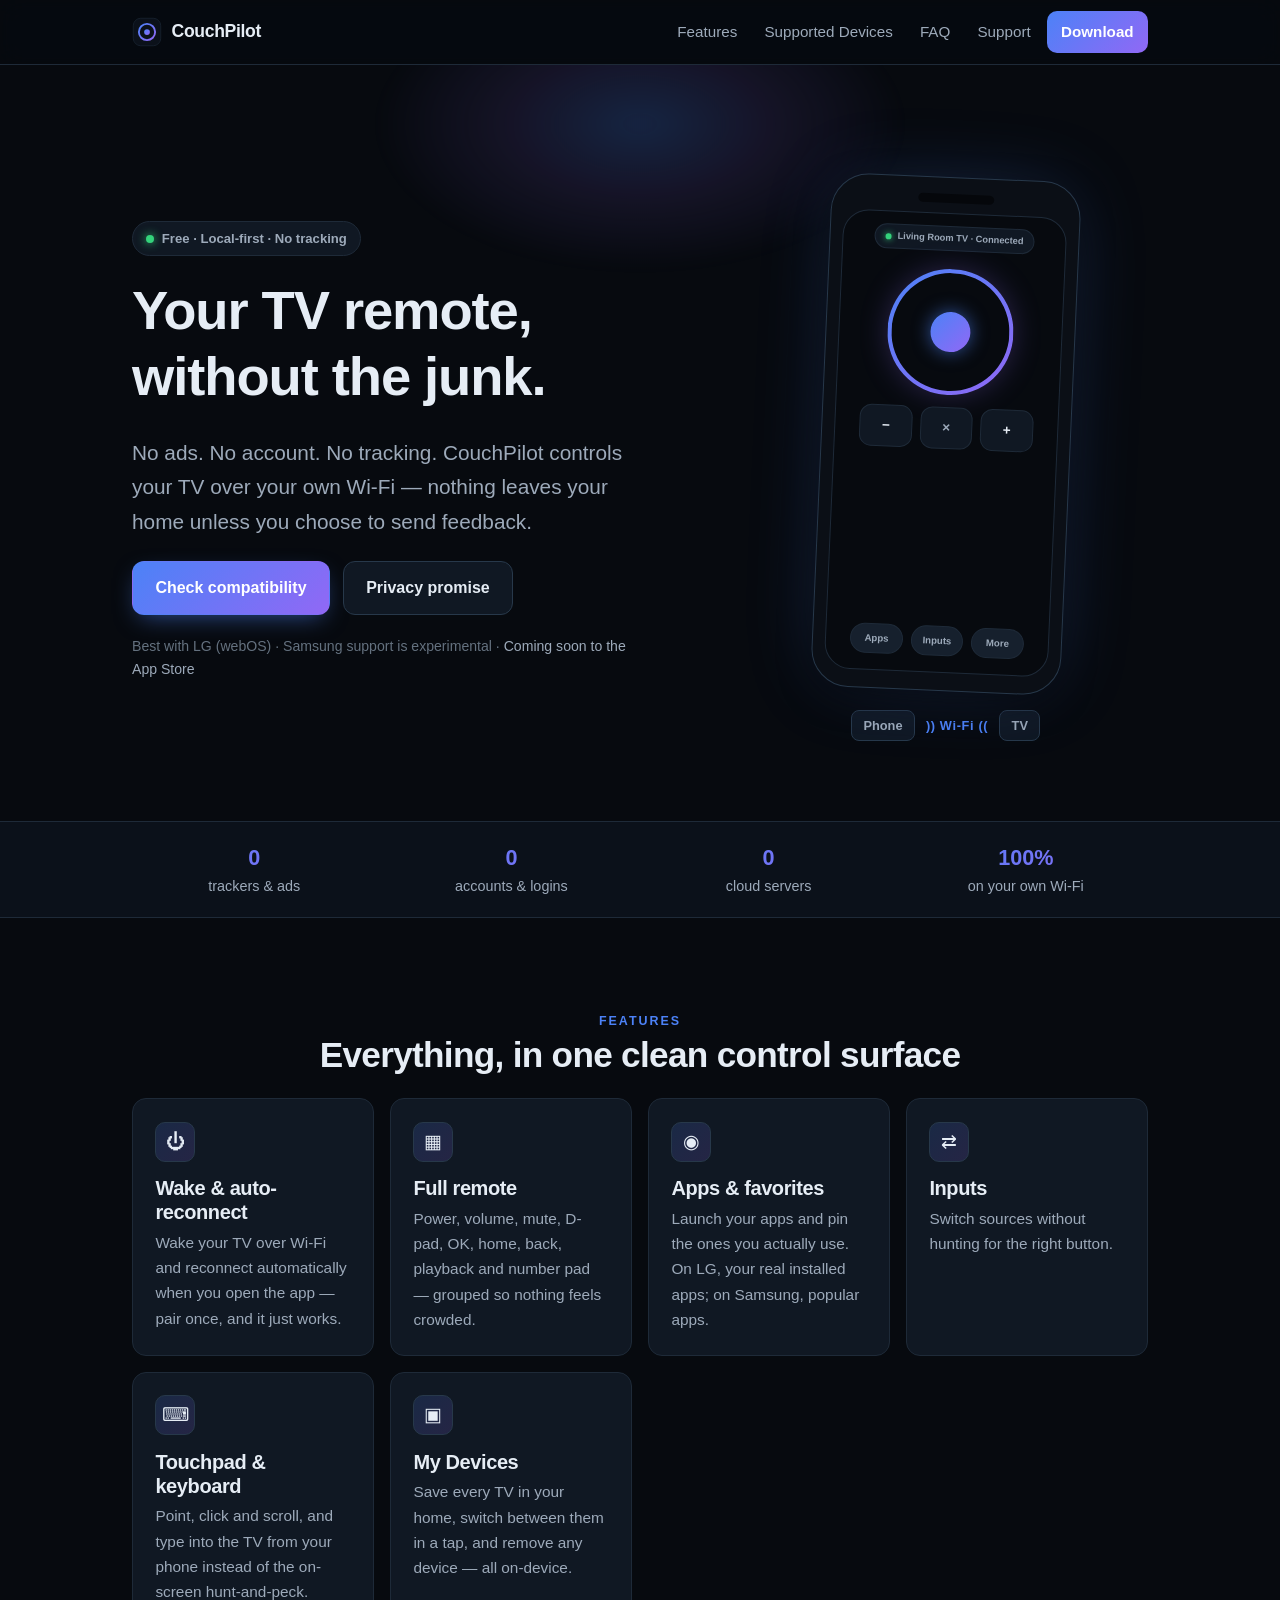
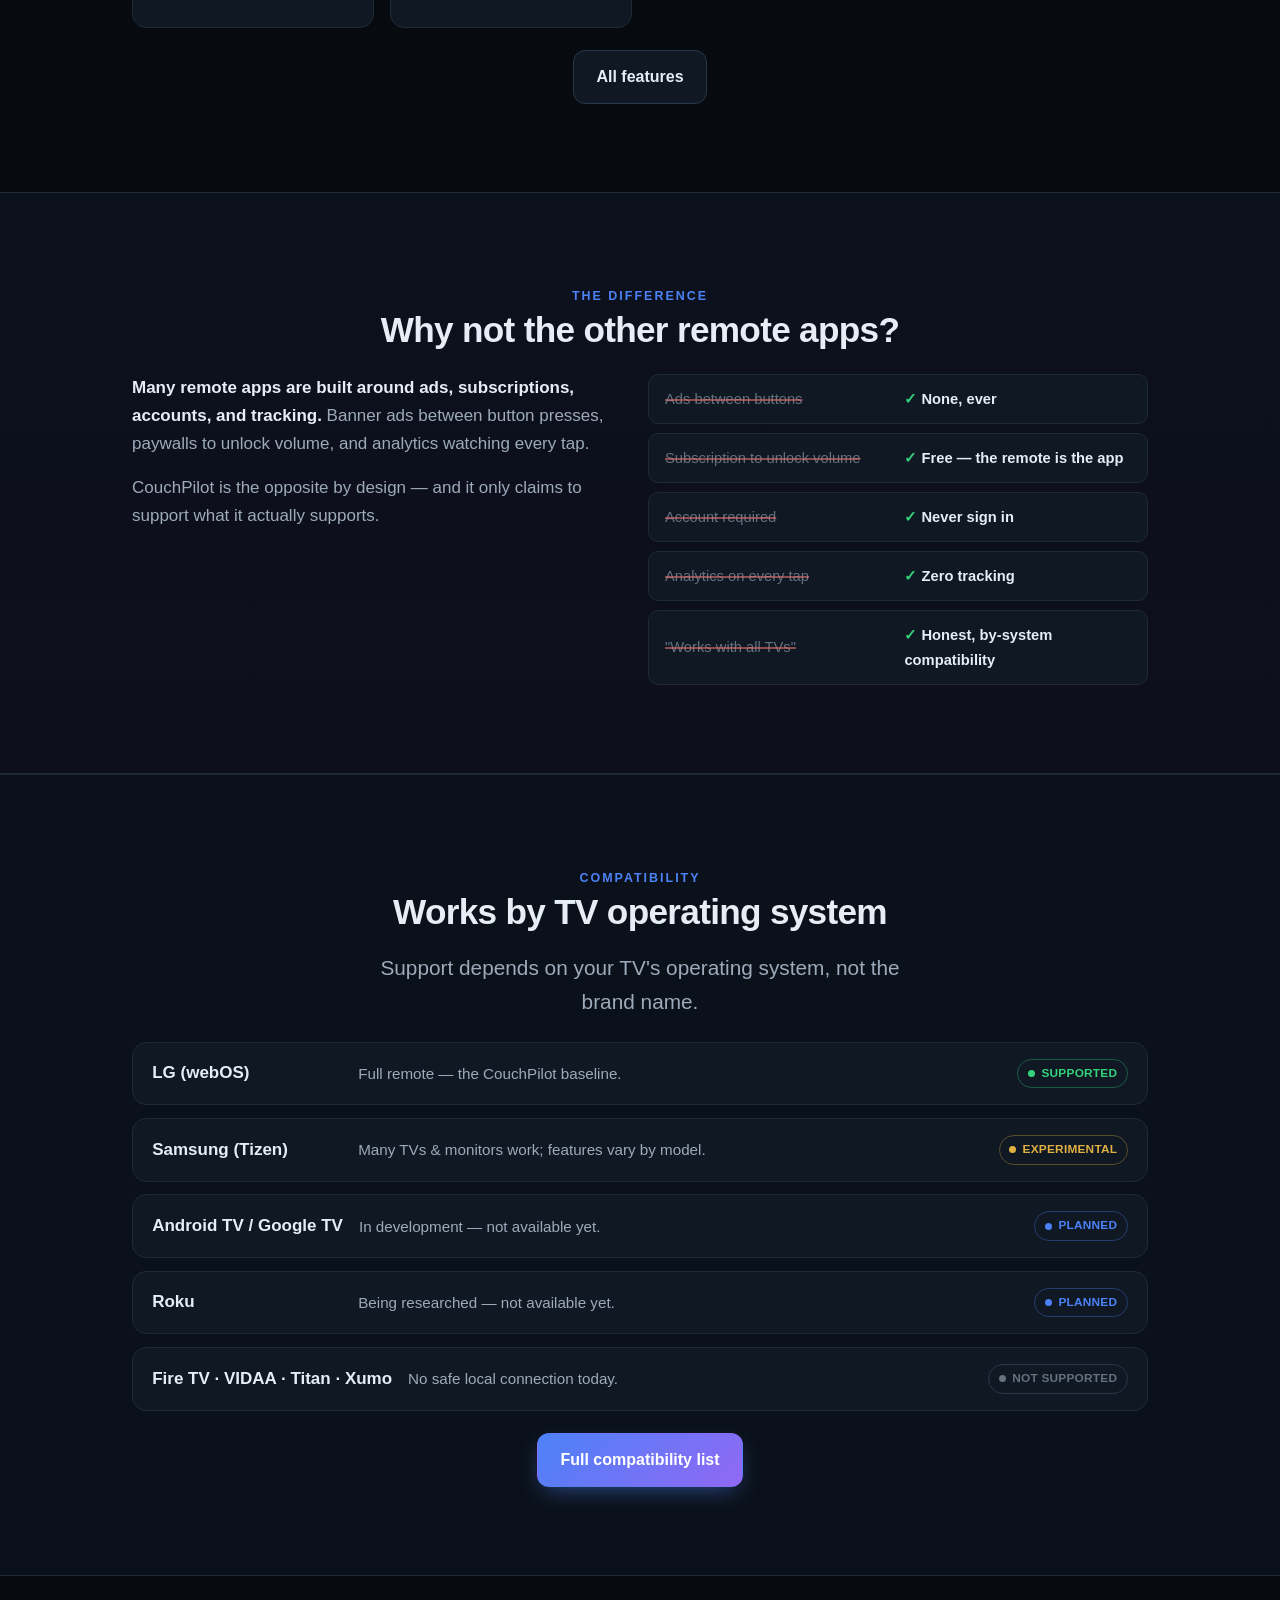
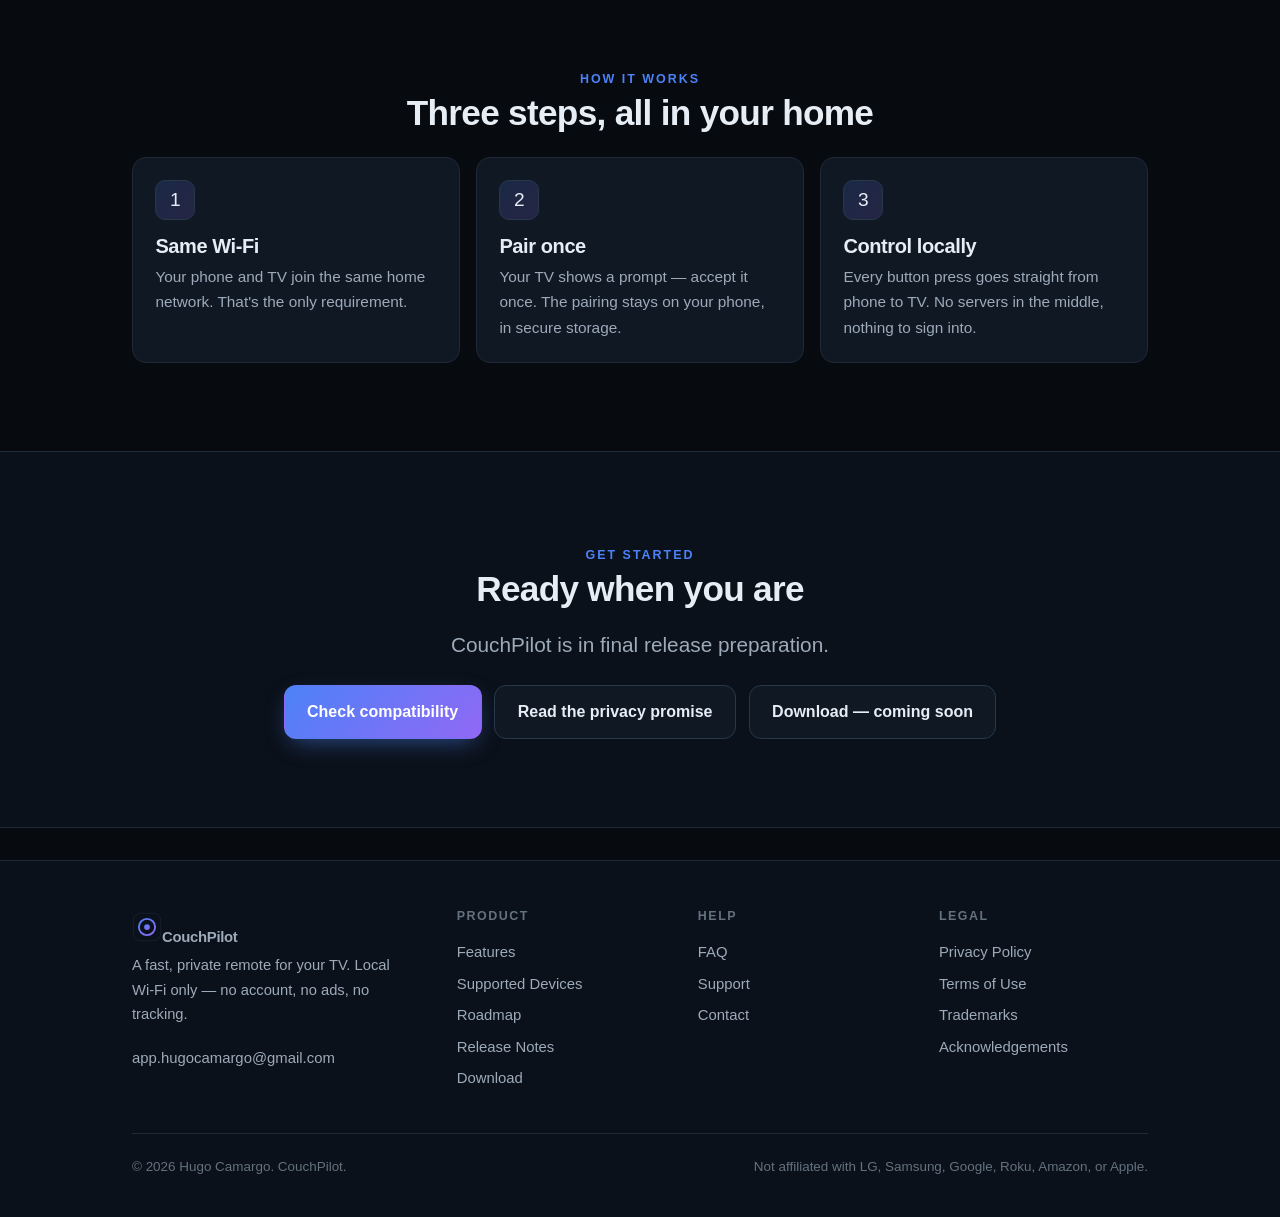
<file: index.html>
<!doctype html>
<html lang="en">
<head>
<meta charset="utf-8">
<meta name="viewport" content="width=device-width, initial-scale=1">
<title>CouchPilot — Your TV remote, without the junk</title>
<meta name="description" content="CouchPilot turns your phone into a fast, private remote for your TV. No ads, no account, no tracking — everything stays on your own Wi-Fi. Built for LG webOS, with experimental Samsung support.">
<meta name="theme-color" content="#070A0F">
<link rel="canonical" href="https://hugozeminian.github.io/CouchPilot-Pages/">
<link rel="icon" href="favicon.svg" type="image/svg+xml">
<link rel="manifest" href="site.webmanifest">
<meta property="og:type" content="website">
<meta property="og:title" content="CouchPilot — Your TV remote, without the junk">
<meta property="og:description" content="No ads, no account, no tracking. A fast, private remote for LG TVs, with experimental Samsung support. Local Wi-Fi only.">
<meta property="og:url" content="https://hugozeminian.github.io/CouchPilot-Pages/">
<meta property="og:image" content="favicon.svg">
<meta name="twitter:card" content="summary">
<meta name="twitter:title" content="CouchPilot — Your TV remote, without the junk">
<meta name="twitter:description" content="No ads, no account, no tracking. Local Wi-Fi only.">
<link rel="stylesheet" href="assets/css/styles.css">
<script type="application/ld+json">
{"@context":"https://schema.org","@type":"SoftwareApplication","name":"CouchPilot","applicationCategory":"UtilitiesApplication","operatingSystem":"iOS","offers":{"@type":"Offer","price":"0","priceCurrency":"USD"},"description":"A fast, private local remote for your TV. No account, no ads, no tracking."}
</script>
</head>
<body>
<a class="skip" href="#main">Skip to content</a>
<div id="site-header"></div>

<main id="main">
  <section class="hero hero-split">
    <div class="wrap hero-grid">
      <div class="hero-copy">
        <span class="pill"><span class="dot"></span> Free · Local-first · No tracking</span>
        <h1>Your TV remote, without the junk.</h1>
        <p class="lead">No ads. No account. No tracking. CouchPilot controls your TV over your own Wi-Fi — nothing leaves your home unless you choose to send feedback.</p>
        <div class="btn-row mt-2">
          <a class="btn btn-primary" href="supported-devices.html">Check compatibility</a>
          <a class="btn btn-ghost" href="privacy.html">Privacy promise</a>
        </div>
        <p class="hero-qualifier">Best with LG (webOS) · Samsung support is experimental · <a href="download.html">Coming soon to the App&nbsp;Store</a></p>
      </div>
      <div class="hero-visual" aria-hidden="true">
        <div class="phone">
          <div class="phone-notch"></div>
          <div class="phone-screen">
            <div class="mock-pill"><span class="mock-dot"></span>Living Room TV · Connected</div>
            <div class="mock-ring"><div class="mock-ok"></div></div>
            <div class="mock-row">
              <div class="mock-btn">−</div><div class="mock-btn mock-mute">×</div><div class="mock-btn">+</div>
            </div>
            <div class="mock-row mock-row-labels">
              <div class="mock-chip">Apps</div><div class="mock-chip">Inputs</div><div class="mock-chip">More</div>
            </div>
          </div>
        </div>
        <div class="hero-link" role="presentation">
          <span class="hl-node">Phone</span><span class="hl-wave">))&nbsp;Wi-Fi&nbsp;((</span><span class="hl-node">TV</span>
        </div>
      </div>
    </div>
  </section>

  <section class="trust-strip" aria-label="Privacy commitments">
    <div class="wrap trust-grid">
      <div class="trust-item"><strong>0</strong> trackers &amp; ads</div>
      <div class="trust-item"><strong>0</strong> accounts &amp; logins</div>
      <div class="trust-item"><strong>0</strong> cloud servers</div>
      <div class="trust-item"><strong>100%</strong> on your own Wi-Fi</div>
    </div>
  </section>

  <section class="section">
    <div class="wrap">
      <div class="center"><span class="eyebrow">Features</span><h2>Everything, in one clean control surface</h2></div>
      <div class="grid mt-2">
        <div class="card"><div class="ic" aria-hidden="true">⏻</div><h3>Wake &amp; auto-reconnect</h3><p>Wake your TV over Wi-Fi and reconnect automatically when you open the app — pair once, and it just works.</p></div>
        <div class="card"><div class="ic" aria-hidden="true">▦</div><h3>Full remote</h3><p>Power, volume, mute, D-pad, OK, home, back, playback and number pad — grouped so nothing feels crowded.</p></div>
        <div class="card"><div class="ic" aria-hidden="true">◉</div><h3>Apps &amp; favorites</h3><p>Launch your apps and pin the ones you actually use. On LG, your real installed apps; on Samsung, popular apps.</p></div>
        <div class="card"><div class="ic" aria-hidden="true">⇄</div><h3>Inputs</h3><p>Switch sources without hunting for the right button.</p></div>
        <div class="card"><div class="ic" aria-hidden="true">⌨</div><h3>Touchpad &amp; keyboard</h3><p>Point, click and scroll, and type into the TV from your phone instead of the on-screen hunt-and-peck.</p></div>
        <div class="card"><div class="ic" aria-hidden="true">▣</div><h3>My Devices</h3><p>Save every TV in your home, switch between them in a tap, and remove any device — all on-device.</p></div>
      </div>
      <div class="center mt-2"><a class="btn btn-ghost" href="features.html">All features</a></div>
    </div>
  </section>

  <section class="section compare-band">
    <div class="wrap">
      <div class="center"><span class="eyebrow">The difference</span><h2>Why not the other remote apps?</h2></div>
      <div class="grid-2 mt-2" style="align-items:start">
        <div>
          <p><strong>Many remote apps are built around ads, subscriptions, accounts, and tracking.</strong> Banner ads between button presses, paywalls to unlock volume, and analytics watching every tap.</p>
          <p>CouchPilot is the opposite by design — and it only claims to support what it actually supports.</p>
        </div>
        <div class="compare-list">
          <div class="compare-row"><span class="cmp-them">Ads between buttons</span><span class="cmp-us">None, ever</span></div>
          <div class="compare-row"><span class="cmp-them">Subscription to unlock volume</span><span class="cmp-us">Free — the remote is the app</span></div>
          <div class="compare-row"><span class="cmp-them">Account required</span><span class="cmp-us">Never sign in</span></div>
          <div class="compare-row"><span class="cmp-them">Analytics on every tap</span><span class="cmp-us">Zero tracking</span></div>
          <div class="compare-row"><span class="cmp-them">"Works with all TVs"</span><span class="cmp-us">Honest, by-system compatibility</span></div>
        </div>
      </div>
    </div>
  </section>

  <section class="section section-alt">
    <div class="wrap">
      <div class="center"><span class="eyebrow">Compatibility</span><h2>Works by TV operating system</h2><p class="lead center">Support depends on your TV's operating system, not the brand name.</p></div>
      <div class="compat mt-2">
        <div class="compat-row"><span class="os">LG (webOS)</span><span class="desc">Full remote — the CouchPilot baseline.</span><span class="badge badge-supported">Supported</span></div>
        <div class="compat-row"><span class="os">Samsung (Tizen)</span><span class="desc">Many TVs &amp; monitors work; features vary by model.</span><span class="badge badge-experimental">Experimental</span></div>
        <div class="compat-row"><span class="os">Android TV / Google TV</span><span class="desc">In development — not available yet.</span><span class="badge badge-planned">Planned</span></div>
        <div class="compat-row"><span class="os">Roku</span><span class="desc">Being researched — not available yet.</span><span class="badge badge-planned">Planned</span></div>
        <div class="compat-row"><span class="os">Fire TV · VIDAA · Titan · Xumo</span><span class="desc">No safe local connection today.</span><span class="badge badge-no">Not supported</span></div>
      </div>
      <div class="center mt-2"><a class="btn btn-primary" href="supported-devices.html">Full compatibility list</a></div>
    </div>
  </section>

  <section class="section">
    <div class="wrap">
      <div class="center"><span class="eyebrow">How it works</span><h2>Three steps, all in your home</h2></div>
      <div class="grid mt-2">
        <div class="card"><div class="ic" aria-hidden="true">1</div><h3>Same Wi-Fi</h3><p>Your phone and TV join the same home network. That's the only requirement.</p></div>
        <div class="card"><div class="ic" aria-hidden="true">2</div><h3>Pair once</h3><p>Your TV shows a prompt — accept it once. The pairing stays on your phone, in secure storage.</p></div>
        <div class="card"><div class="ic" aria-hidden="true">3</div><h3>Control locally</h3><p>Every button press goes straight from phone to TV. No servers in the middle, nothing to sign into.</p></div>
      </div>
    </div>
  </section>

  <section class="section section-alt">
    <div class="wrap center">
      <span class="eyebrow">Get started</span>
      <h2>Ready when you are</h2>
      <p class="lead center">CouchPilot is in final release preparation.</p>
      <div class="btn-row mt-2">
        <a class="btn btn-primary" href="supported-devices.html">Check compatibility</a>
        <a class="btn btn-ghost" href="privacy.html">Read the privacy promise</a>
        <a class="btn btn-ghost" href="download.html">Download — coming soon</a>
      </div>
    </div>
  </section>

  <noscript>
    <nav class="wrap" aria-label="Site" style="padding:1rem 0">
      <a href="features.html">Features</a> · <a href="supported-devices.html">Supported Devices</a> · <a href="faq.html">FAQ</a> · <a href="support.html">Support</a> · <a href="download.html">Download</a> · <a href="privacy.html">Privacy</a> · <a href="terms.html">Terms</a>
    </nav>
  </noscript>
</main>

<div id="site-footer"></div>
<script src="assets/js/site.js" defer></script>
</body>
</html>
</file>
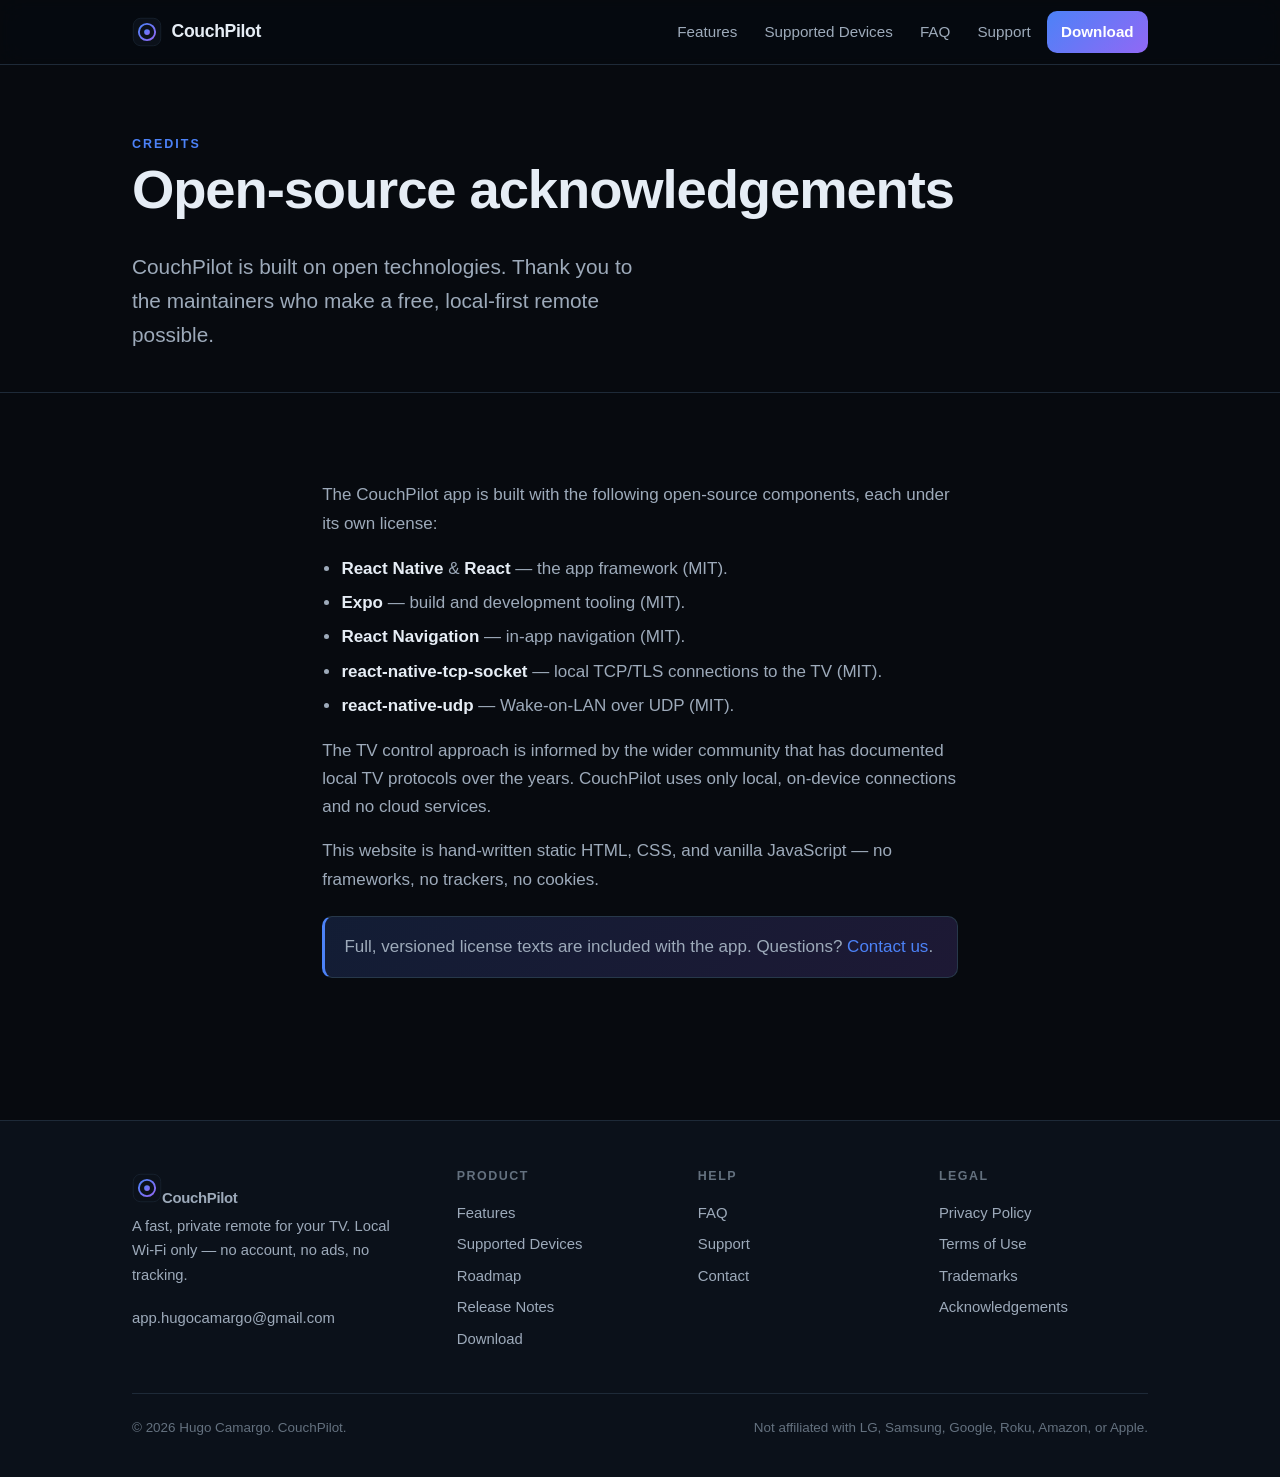
<file: acknowledgements.html>
<!doctype html>
<html lang="en">
<head>
<meta charset="utf-8">
<meta name="viewport" content="width=device-width, initial-scale=1">
<title>Acknowledgements — CouchPilot</title>
<meta name="description" content="Open-source acknowledgements for CouchPilot. The people and projects that make a free, local-first TV remote possible.">
<meta name="theme-color" content="#070A0F">
<link rel="canonical" href="https://hugozeminian.github.io/CouchPilot-Pages/acknowledgements.html">
<link rel="icon" href="favicon.svg" type="image/svg+xml">
<link rel="manifest" href="site.webmanifest">
<meta property="og:type" content="website">
<meta property="og:title" content="Acknowledgements — CouchPilot">
<meta property="og:description" content="Open-source projects behind CouchPilot.">
<meta property="og:url" content="https://hugozeminian.github.io/CouchPilot-Pages/acknowledgements.html">
<meta property="og:image" content="favicon.svg">
<meta name="twitter:card" content="summary">
<link rel="stylesheet" href="assets/css/styles.css">
</head>
<body>
<a class="skip" href="#main">Skip to content</a>
<div id="site-header"></div>

<main id="main">
  <section class="page-head"><div class="wrap">
    <span class="eyebrow">Credits</span>
    <h1>Open-source acknowledgements</h1>
    <p class="lead">CouchPilot is built on open technologies. Thank you to the maintainers who make a free, local-first remote possible.</p>
  </div></section>

  <section class="section"><div class="wrap prose">
    <p>The CouchPilot app is built with the following open-source components, each under its own license:</p>
    <ul>
      <li><strong>React Native</strong> &amp; <strong>React</strong> — the app framework (MIT).</li>
      <li><strong>Expo</strong> — build and development tooling (MIT).</li>
      <li><strong>React Navigation</strong> — in-app navigation (MIT).</li>
      <li><strong>react-native-tcp-socket</strong> — local TCP/TLS connections to the TV (MIT).</li>
      <li><strong>react-native-udp</strong> — Wake-on-LAN over UDP (MIT).</li>
    </ul>
    <p>The TV control approach is informed by the wider community that has documented local TV protocols over the years. CouchPilot uses only local, on-device connections and no cloud services.</p>
    <p>This website is hand-written static HTML, CSS, and vanilla JavaScript — no frameworks, no trackers, no cookies.</p>
    <div class="callout"><p>Full, versioned license texts are included with the app. Questions? <a href="contact.html">Contact us</a>.</p></div>
  </div></section>

  <noscript><nav class="wrap" aria-label="Site" style="padding:1rem 0"><a href="index.html">Home</a> · <a href="trademarks.html">Trademarks</a> · <a href="privacy.html">Privacy</a></nav></noscript>
</main>

<div id="site-footer"></div>
<script src="assets/js/site.js" defer></script>
</body>
</html>
</file>
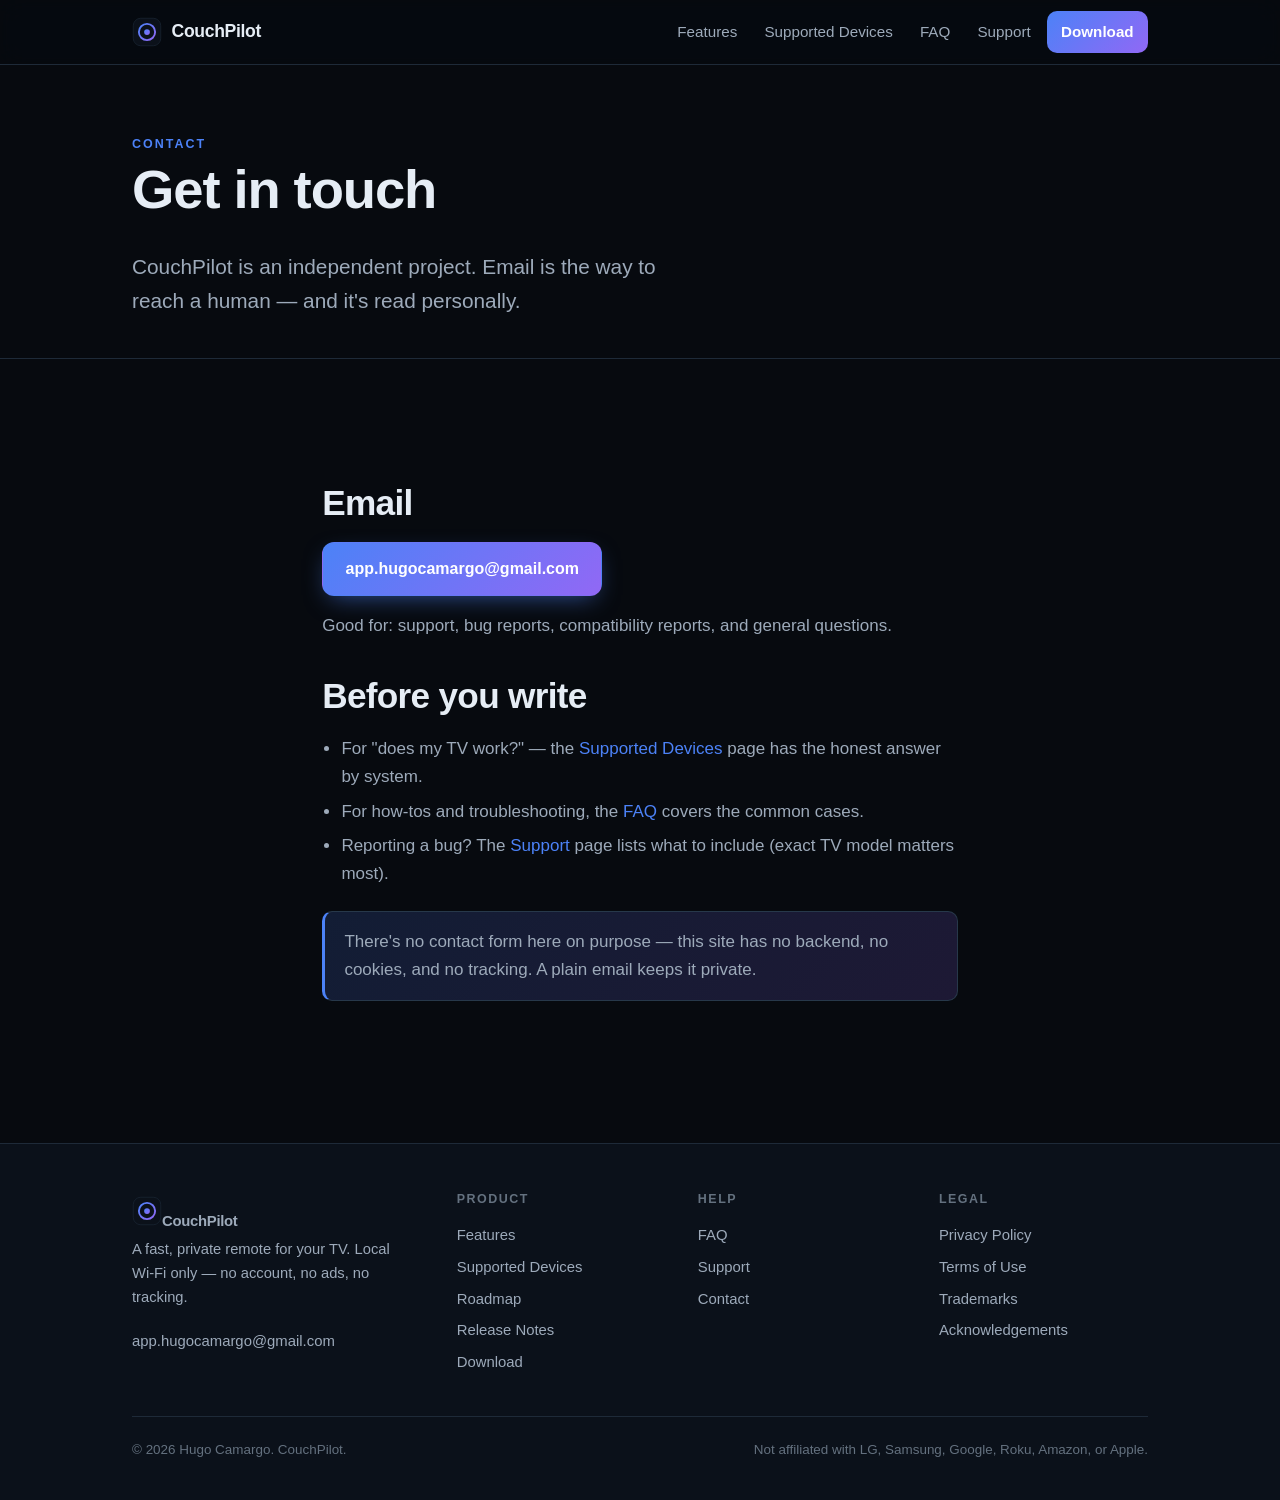
<file: contact.html>
<!doctype html>
<html lang="en">
<head>
<meta charset="utf-8">
<meta name="viewport" content="width=device-width, initial-scale=1">
<title>Contact — CouchPilot</title>
<meta name="description" content="Get in touch with CouchPilot. Email for support, compatibility reports, and questions.">
<meta name="theme-color" content="#070A0F">
<link rel="canonical" href="https://hugozeminian.github.io/CouchPilot-Pages/contact.html">
<link rel="icon" href="favicon.svg" type="image/svg+xml">
<link rel="manifest" href="site.webmanifest">
<meta property="og:type" content="website">
<meta property="og:title" content="Contact — CouchPilot">
<meta property="og:description" content="Email for support, compatibility reports, and questions.">
<meta property="og:url" content="https://hugozeminian.github.io/CouchPilot-Pages/contact.html">
<meta property="og:image" content="favicon.svg">
<meta name="twitter:card" content="summary">
<link rel="stylesheet" href="assets/css/styles.css">
</head>
<body>
<a class="skip" href="#main">Skip to content</a>
<div id="site-header"></div>

<main id="main">
  <section class="page-head"><div class="wrap">
    <span class="eyebrow">Contact</span>
    <h1>Get in touch</h1>
    <p class="lead">CouchPilot is an independent project. Email is the way to reach a human — and it's read personally.</p>
  </div></section>

  <section class="section"><div class="wrap prose">
    <h2>Email</h2>
    <p><a class="btn btn-primary" href="mailto:app.hugocamargo@gmail.com">app.hugocamargo@gmail.com</a></p>
    <p>Good for: support, bug reports, compatibility reports, and general questions.</p>

    <h2>Before you write</h2>
    <ul>
      <li>For "does my TV work?" — the <a href="supported-devices.html">Supported Devices</a> page has the honest answer by system.</li>
      <li>For how-tos and troubleshooting, the <a href="faq.html">FAQ</a> covers the common cases.</li>
      <li>Reporting a bug? The <a href="support.html">Support</a> page lists what to include (exact TV model matters most).</li>
    </ul>

    <div class="callout"><p>There's no contact form here on purpose — this site has no backend, no cookies, and no tracking. A plain email keeps it private.</p></div>
  </div></section>

  <noscript><nav class="wrap" aria-label="Site" style="padding:1rem 0"><a href="index.html">Home</a> · <a href="support.html">Support</a> · <a href="faq.html">FAQ</a></nav></noscript>
</main>

<div id="site-footer"></div>
<script src="assets/js/site.js" defer></script>
</body>
</html>
</file>
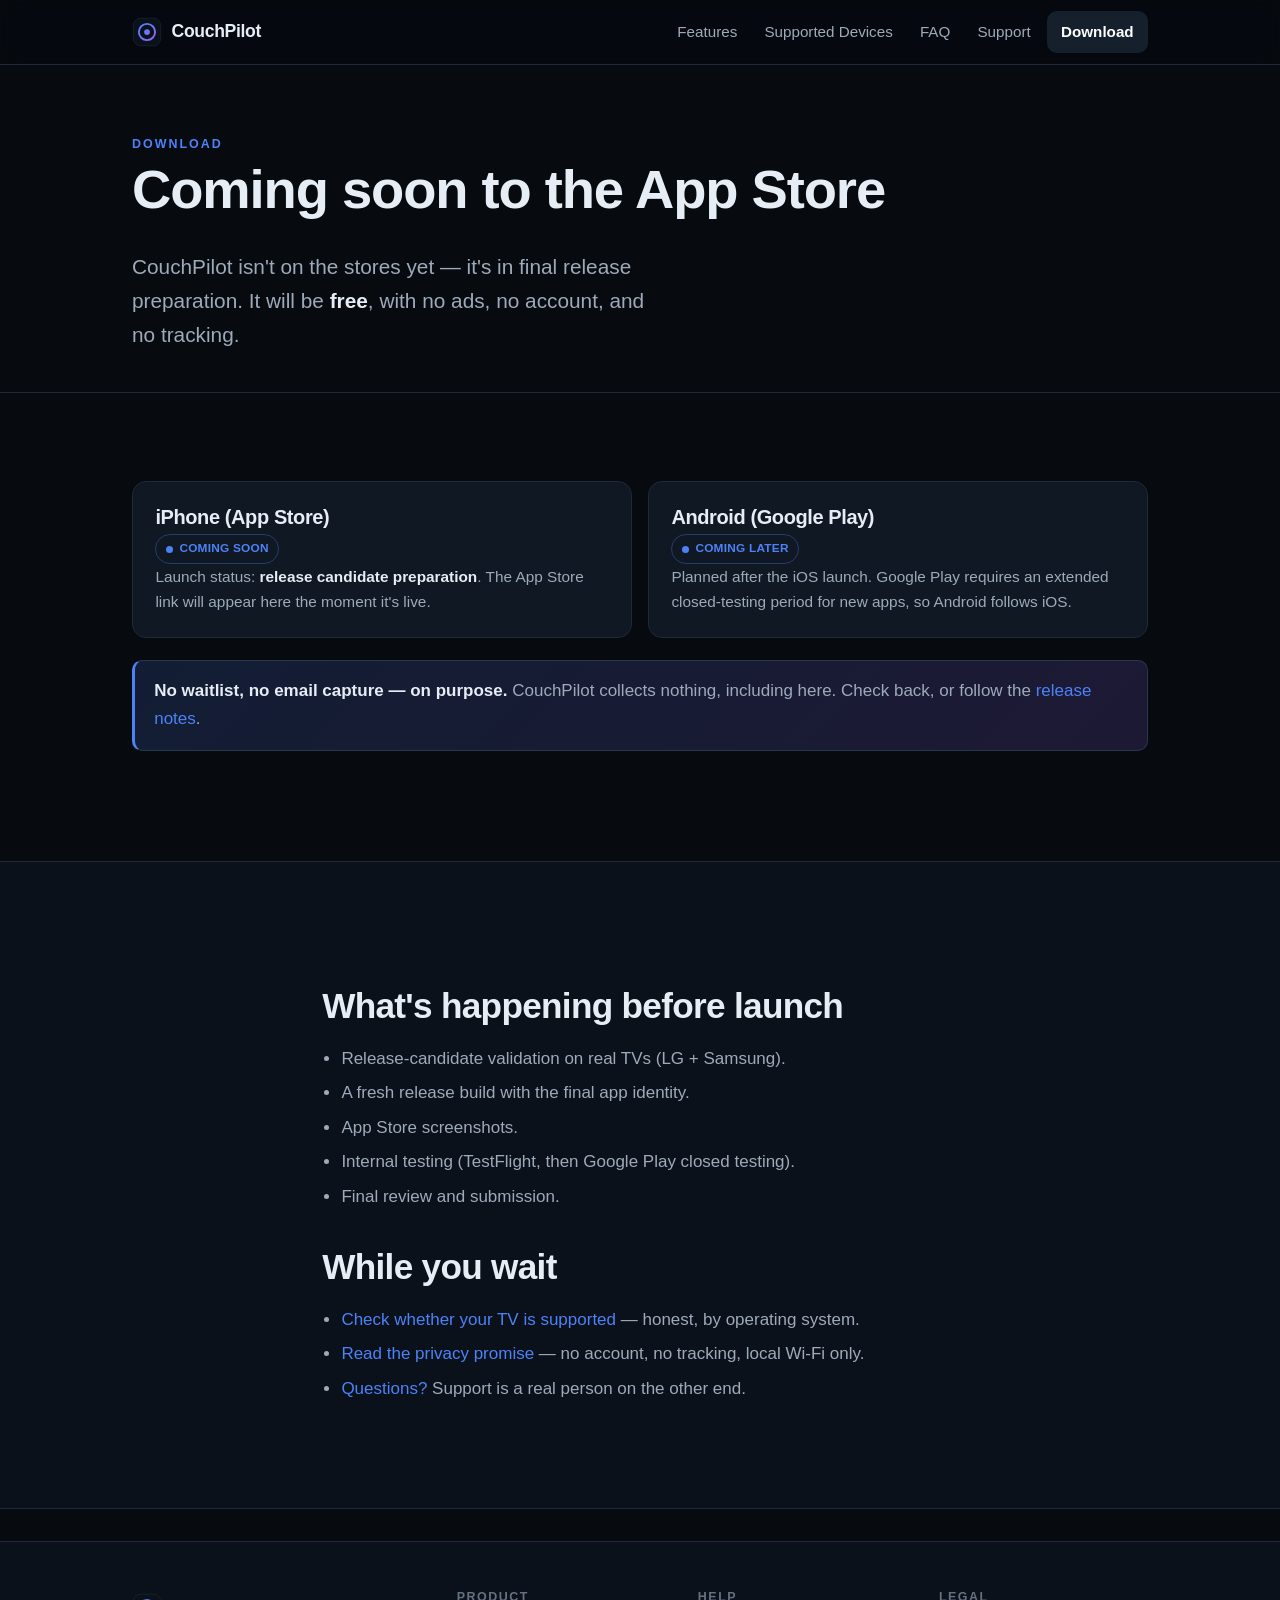
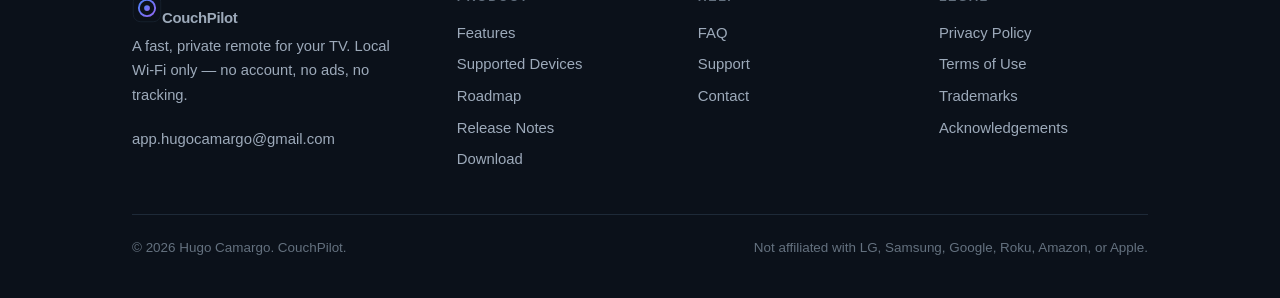
<file: download.html>
<!doctype html>
<html lang="en">
<head>
<meta charset="utf-8">
<meta name="viewport" content="width=device-width, initial-scale=1">
<title>Download — CouchPilot</title>
<meta name="description" content="Get CouchPilot. Coming soon to the App Store — free, no ads, no account, no tracking. Google Play planned. See what's happening before launch.">
<meta name="theme-color" content="#070A0F">
<link rel="canonical" href="https://hugozeminian.github.io/CouchPilot-Pages/download.html">
<link rel="icon" href="favicon.svg" type="image/svg+xml">
<link rel="manifest" href="site.webmanifest">
<meta property="og:type" content="website">
<meta property="og:title" content="Download — CouchPilot">
<meta property="og:description" content="Coming soon to the App Store. Free, no ads, no account, no tracking.">
<meta property="og:url" content="https://hugozeminian.github.io/CouchPilot-Pages/download.html">
<meta property="og:image" content="favicon.svg">
<meta name="twitter:card" content="summary">
<link rel="stylesheet" href="assets/css/styles.css">
</head>
<body>
<a class="skip" href="#main">Skip to content</a>
<div id="site-header"></div>

<main id="main">
  <section class="page-head"><div class="wrap">
    <span class="eyebrow">Download</span>
    <h1>Coming soon to the App&nbsp;Store</h1>
    <p class="lead">CouchPilot isn't on the stores yet — it's in final release preparation. It will be <strong>free</strong>, with no ads, no account, and no tracking.</p>
  </div></section>

  <section class="section"><div class="wrap">
    <div class="grid-2">
      <div class="card">
        <h3>iPhone (App Store)</h3>
        <p><span class="badge badge-planned">Coming soon</span></p>
        <p class="mt-2">Launch status: <strong>release candidate preparation</strong>. The App Store link will appear here the moment it's live.</p>
      </div>
      <div class="card">
        <h3>Android (Google Play)</h3>
        <p><span class="badge badge-planned">Coming later</span></p>
        <p class="mt-2">Planned after the iOS launch. Google Play requires an extended closed-testing period for new apps, so Android follows iOS.</p>
      </div>
    </div>

    <div class="callout mt-2"><p><strong>No waitlist, no email capture — on purpose.</strong> CouchPilot collects nothing, including here. Check back, or follow the <a href="releases.html">release notes</a>.</p></div>
  </div></section>

  <section class="section section-alt"><div class="wrap prose">
    <h2>What's happening before launch</h2>
    <ul>
      <li>Release-candidate validation on real TVs (LG + Samsung).</li>
      <li>A fresh release build with the final app identity.</li>
      <li>App Store screenshots.</li>
      <li>Internal testing (TestFlight, then Google Play closed testing).</li>
      <li>Final review and submission.</li>
    </ul>
    <h2>While you wait</h2>
    <ul>
      <li><a href="supported-devices.html">Check whether your TV is supported</a> — honest, by operating system.</li>
      <li><a href="privacy.html">Read the privacy promise</a> — no account, no tracking, local Wi-Fi only.</li>
      <li><a href="support.html">Questions?</a> Support is a real person on the other end.</li>
    </ul>
  </div></section>

  <noscript><nav class="wrap" aria-label="Site" style="padding:1rem 0"><a href="index.html">Home</a> · <a href="supported-devices.html">Supported Devices</a> · <a href="privacy.html">Privacy</a> · <a href="support.html">Support</a></nav></noscript>
</main>

<div id="site-footer"></div>
<script src="assets/js/site.js" defer></script>
</body>
</html>
</file>
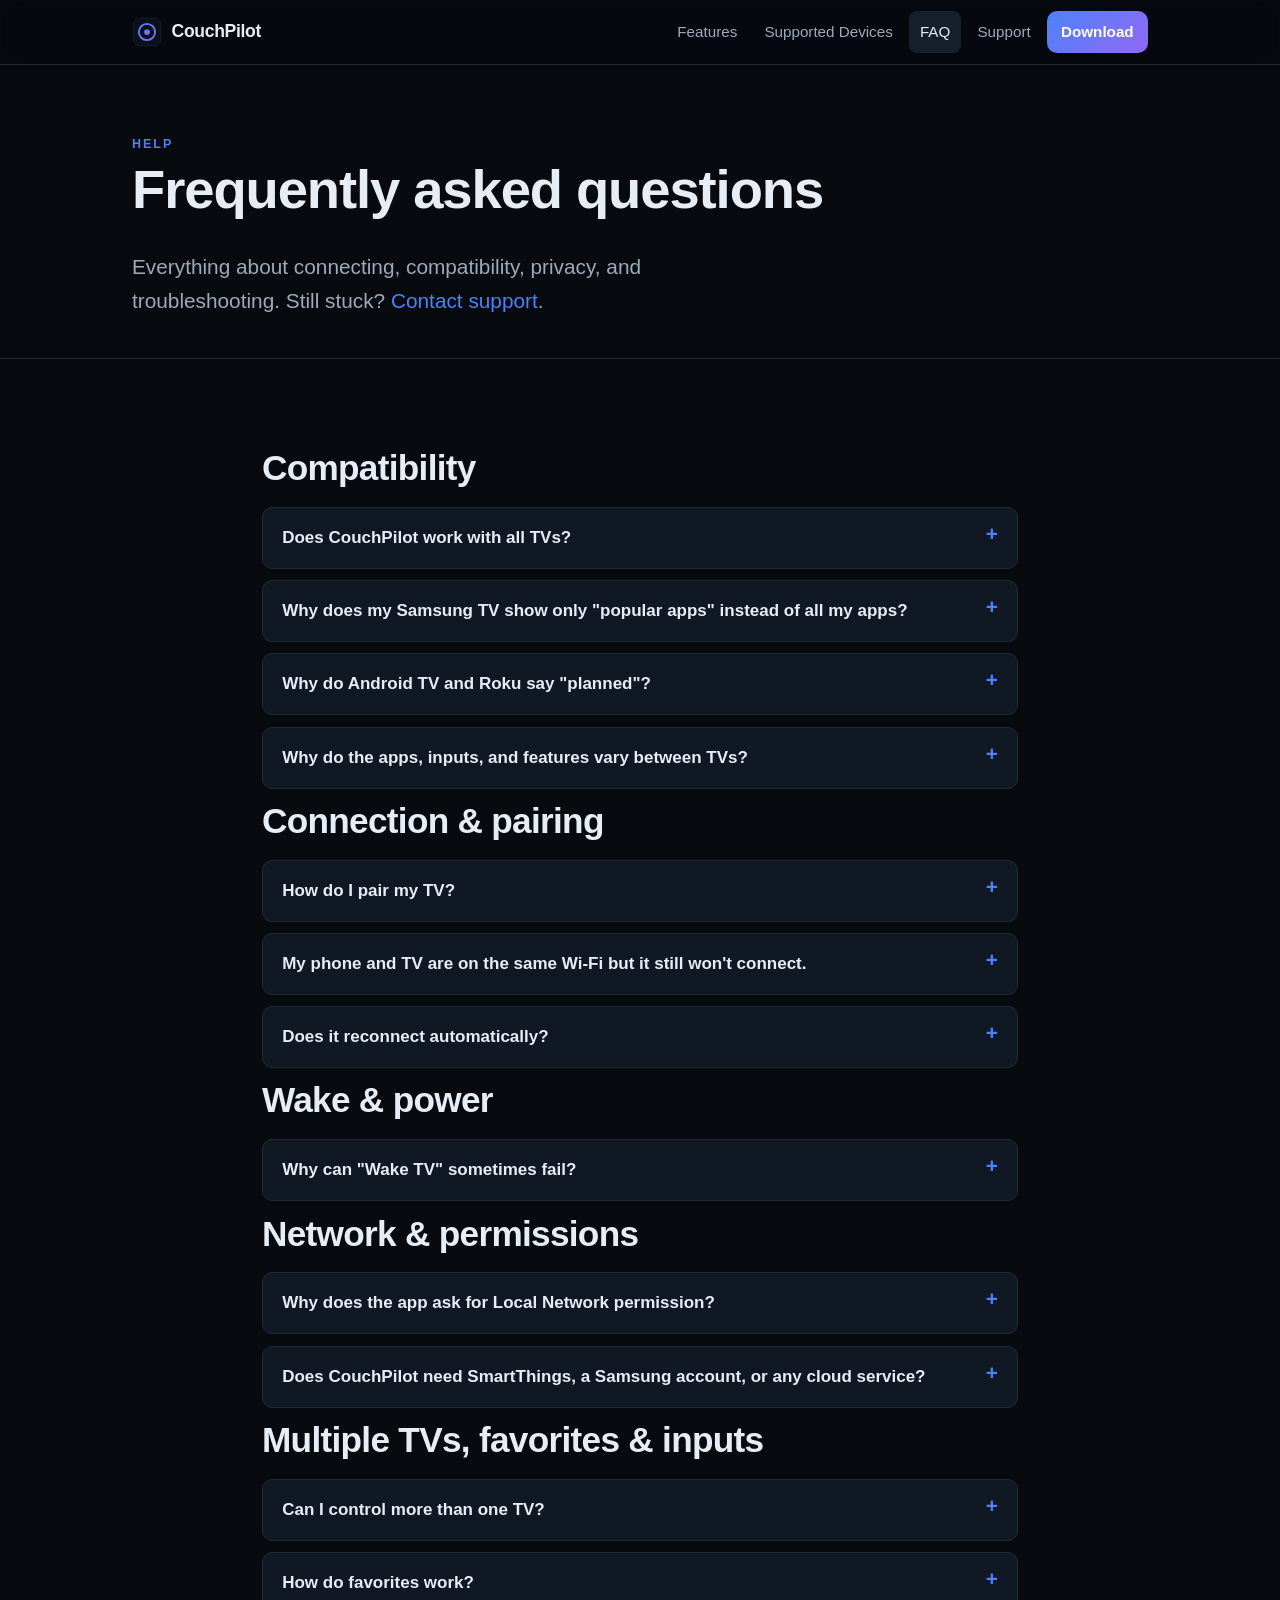
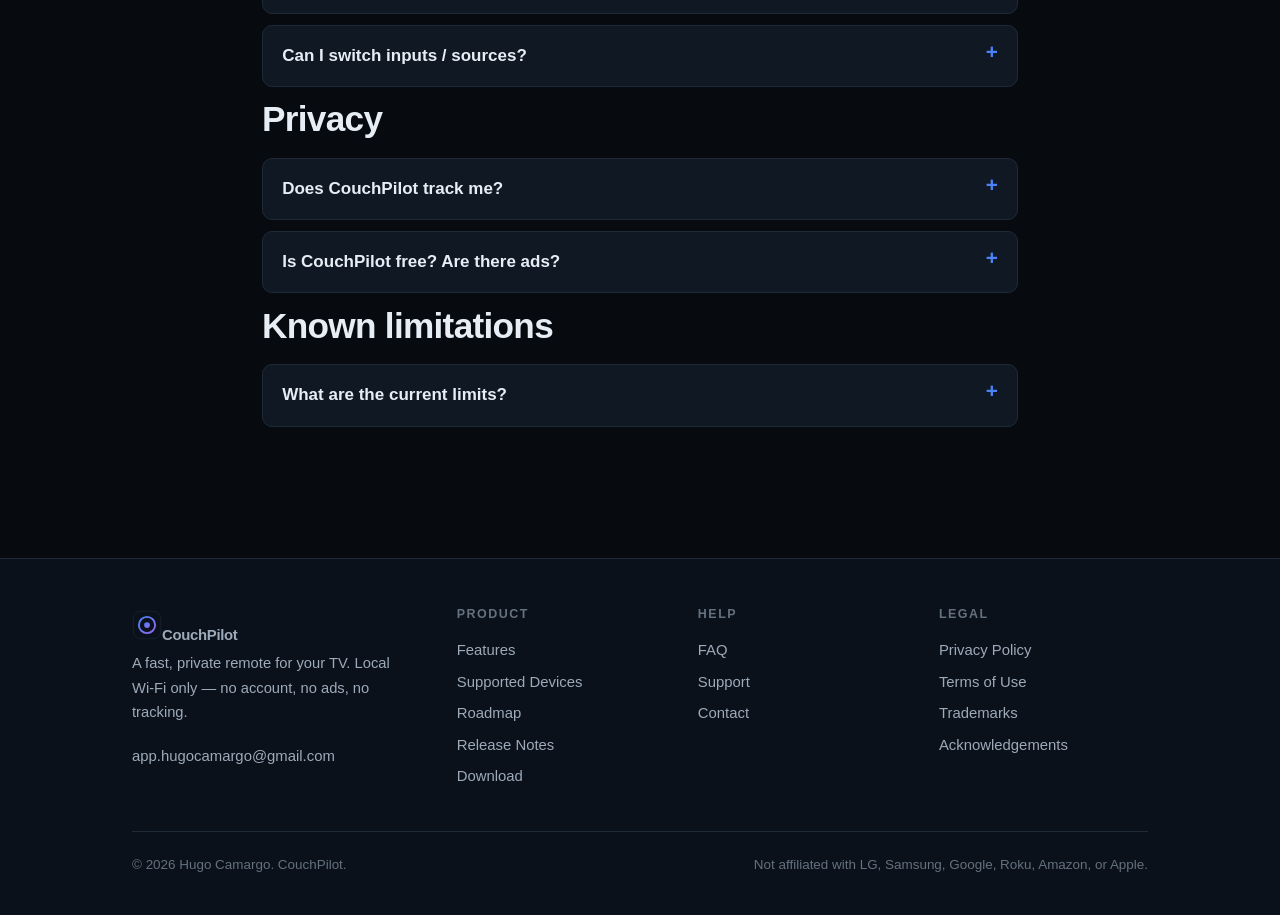
<file: faq.html>
<!doctype html>
<html lang="en">
<head>
<meta charset="utf-8">
<meta name="viewport" content="width=device-width, initial-scale=1">
<title>FAQ — CouchPilot</title>
<meta name="description" content="Frequently asked questions about CouchPilot: connection, pairing, wake, network, permissions, Samsung and LG behavior, privacy, multiple TVs, favorites, inputs, and troubleshooting.">
<meta name="theme-color" content="#070A0F">
<link rel="canonical" href="https://hugozeminian.github.io/CouchPilot-Pages/faq.html">
<link rel="icon" href="favicon.svg" type="image/svg+xml">
<link rel="manifest" href="site.webmanifest">
<meta property="og:type" content="website">
<meta property="og:title" content="FAQ — CouchPilot">
<meta property="og:description" content="Connection, pairing, wake, privacy, supported TVs, and troubleshooting.">
<meta property="og:url" content="https://hugozeminian.github.io/CouchPilot-Pages/faq.html">
<meta property="og:image" content="favicon.svg">
<meta name="twitter:card" content="summary">
<link rel="stylesheet" href="assets/css/styles.css">
</head>
<body>
<a class="skip" href="#main">Skip to content</a>
<div id="site-header"></div>

<main id="main">
  <section class="page-head"><div class="wrap">
    <span class="eyebrow">Help</span>
    <h1>Frequently asked questions</h1>
    <p class="lead">Everything about connecting, compatibility, privacy, and troubleshooting. Still stuck? <a href="support.html">Contact support</a>.</p>
  </div></section>

  <section class="section"><div class="wrap" style="max-width:820px">
    <h2>Compatibility</h2>
    <details class="faq"><summary>Does CouchPilot work with all TVs?</summary><div><p>No — and any remote that claims to is overpromising. CouchPilot works best with <strong>LG webOS</strong> TVs and has <strong>experimental</strong> support for <strong>Samsung (Tizen)</strong>. Support depends on your TV's operating system and model, not just the brand. See <a href="supported-devices.html">Supported Devices</a>.</p></div></details>
    <details class="faq"><summary>Why does my Samsung TV show only "popular apps" instead of all my apps?</summary><div><p>Samsung TVs from about 2020 onward don't let apps read the full installed-app list locally. So on Samsung, CouchPilot shows a curated set of popular apps and checks which ones your TV actually has before showing them — instead of guessing. On LG, the app can read your real list, so LG shows everything.</p></div></details>
    <details class="faq"><summary>Why do Android TV and Roku say "planned"?</summary><div><p>They're in development or research and aren't selectable yet. We only turn on a system after it's been validated on real hardware — we'd rather say "not yet" than ship something that half-works.</p></div></details>
    <details class="faq"><summary>Why do the apps, inputs, and features vary between TVs?</summary><div><p>Different TV systems expose different capabilities locally. CouchPilot shows <strong>only</strong> the features your specific TV actually supports — so you'll never see a dead button. A Samsung monitor, a Samsung TV, and an LG TV can each show a slightly different set of controls.</p></div></details>

    <h2>Connection &amp; pairing</h2>
    <details class="faq"><summary>How do I pair my TV?</summary><div><p>Make sure your phone and TV are on the same Wi-Fi, open CouchPilot, and add your TV. On LG, the TV shows an on-screen prompt to allow the connection — accept it once and CouchPilot remembers it. On Samsung, accept the on-screen "Allow" prompt.</p></div></details>
    <details class="faq"><summary>My phone and TV are on the same Wi-Fi but it still won't connect.</summary><div><p>Check that they're on the same network band/SSID — some routers separate 2.4&nbsp;GHz and 5&nbsp;GHz or have a "guest" network that blocks device-to-device traffic. Confirm the TV is on, and that any "only allow known devices" setting on the TV isn't blocking the pairing. If it still fails, send a report from <strong>Compatibility &amp; feedback</strong> with your TV model.</p></div></details>
    <details class="faq"><summary>Does it reconnect automatically?</summary><div><p>Yes. Pair once and CouchPilot reconnects on its own the next time you open it, as long as the TV is on and on the same Wi-Fi — no repeated prompts.</p></div></details>

    <h2>Wake &amp; power</h2>
    <details class="faq"><summary>Why can "Wake TV" sometimes fail?</summary><div><p>Waking a TV over Wi-Fi (Wake-on-LAN) depends on the TV's own settings and how it sleeps. Some TVs need a setting enabled (for example Samsung's "Power On with Mobile"), some only wake from a lighter standby, and some drop off Wi-Fi entirely when off. When wake doesn't work it's usually a TV setting rather than a bug — the app keeps trying for a bounded window and then tells you honestly.</p></div></details>

    <h2>Network &amp; permissions</h2>
    <details class="faq"><summary>Why does the app ask for Local Network permission?</summary><div><p>That permission is the whole app. CouchPilot finds and talks to your TV over your home Wi-Fi; iOS requires your explicit permission for an app to reach other devices on your network. Without it, the app can't connect to your TV. It is not used for anything else.</p></div></details>
    <details class="faq"><summary>Does CouchPilot need SmartThings, a Samsung account, or any cloud service?</summary><div><p>No. CouchPilot never uses SmartThings, cloud control, or any account. Everything happens locally between your phone and your TV.</p></div></details>

    <h2>Multiple TVs, favorites &amp; inputs</h2>
    <details class="faq"><summary>Can I control more than one TV?</summary><div><p>Yes. My Devices saves every TV in your home. Switch between them in a tap; the active one connects automatically. You can remove any device — that only forgets it on your phone.</p></div></details>
    <details class="faq"><summary>How do favorites work?</summary><div><p>Pin the apps you use most so they're one tap away. On LG these come from your real installed apps; on Samsung they come from the curated popular-apps set that your TV actually has.</p></div></details>
    <details class="faq"><summary>Can I switch inputs / sources?</summary><div><p>On LG, yes — pick from your inputs. On Samsung, CouchPilot opens the TV's Source picker (Samsung doesn't expose direct input switching locally).</p></div></details>

    <h2>Privacy</h2>
    <details class="faq"><summary>Does CouchPilot track me?</summary><div><p>No. There is no analytics, no advertising, and no server that records what you do. Feedback is sent only when you choose to send it, and you see the exact contents first. See the <a href="privacy.html">privacy policy</a>.</p></div></details>
    <details class="faq"><summary>Is CouchPilot free? Are there ads?</summary><div><p>Yes, it's free, and there are no ads. Any future paid features would be optional extras — the core remote stays free, and the no-ads, no-tracking, no-account promise doesn't change.</p></div></details>

    <h2>Known limitations</h2>
    <details class="faq"><summary>What are the current limits?</summary><div><p>Samsung support is experimental and varies by model. Some Samsung features (like real-time volume readback or standby wake) depend on model and settings. Android TV, Roku and other platforms aren't available yet. Streaming sticks generally can't control TV volume. We keep this honest — see <a href="supported-devices.html">Supported Devices</a>.</p></div></details>
  </div></section>

  <noscript><nav class="wrap" aria-label="Site" style="padding:1rem 0"><a href="index.html">Home</a> · <a href="supported-devices.html">Supported Devices</a> · <a href="support.html">Support</a> · <a href="privacy.html">Privacy</a></nav></noscript>
</main>

<div id="site-footer"></div>
<script src="assets/js/site.js" defer></script>
</body>
</html>
</file>
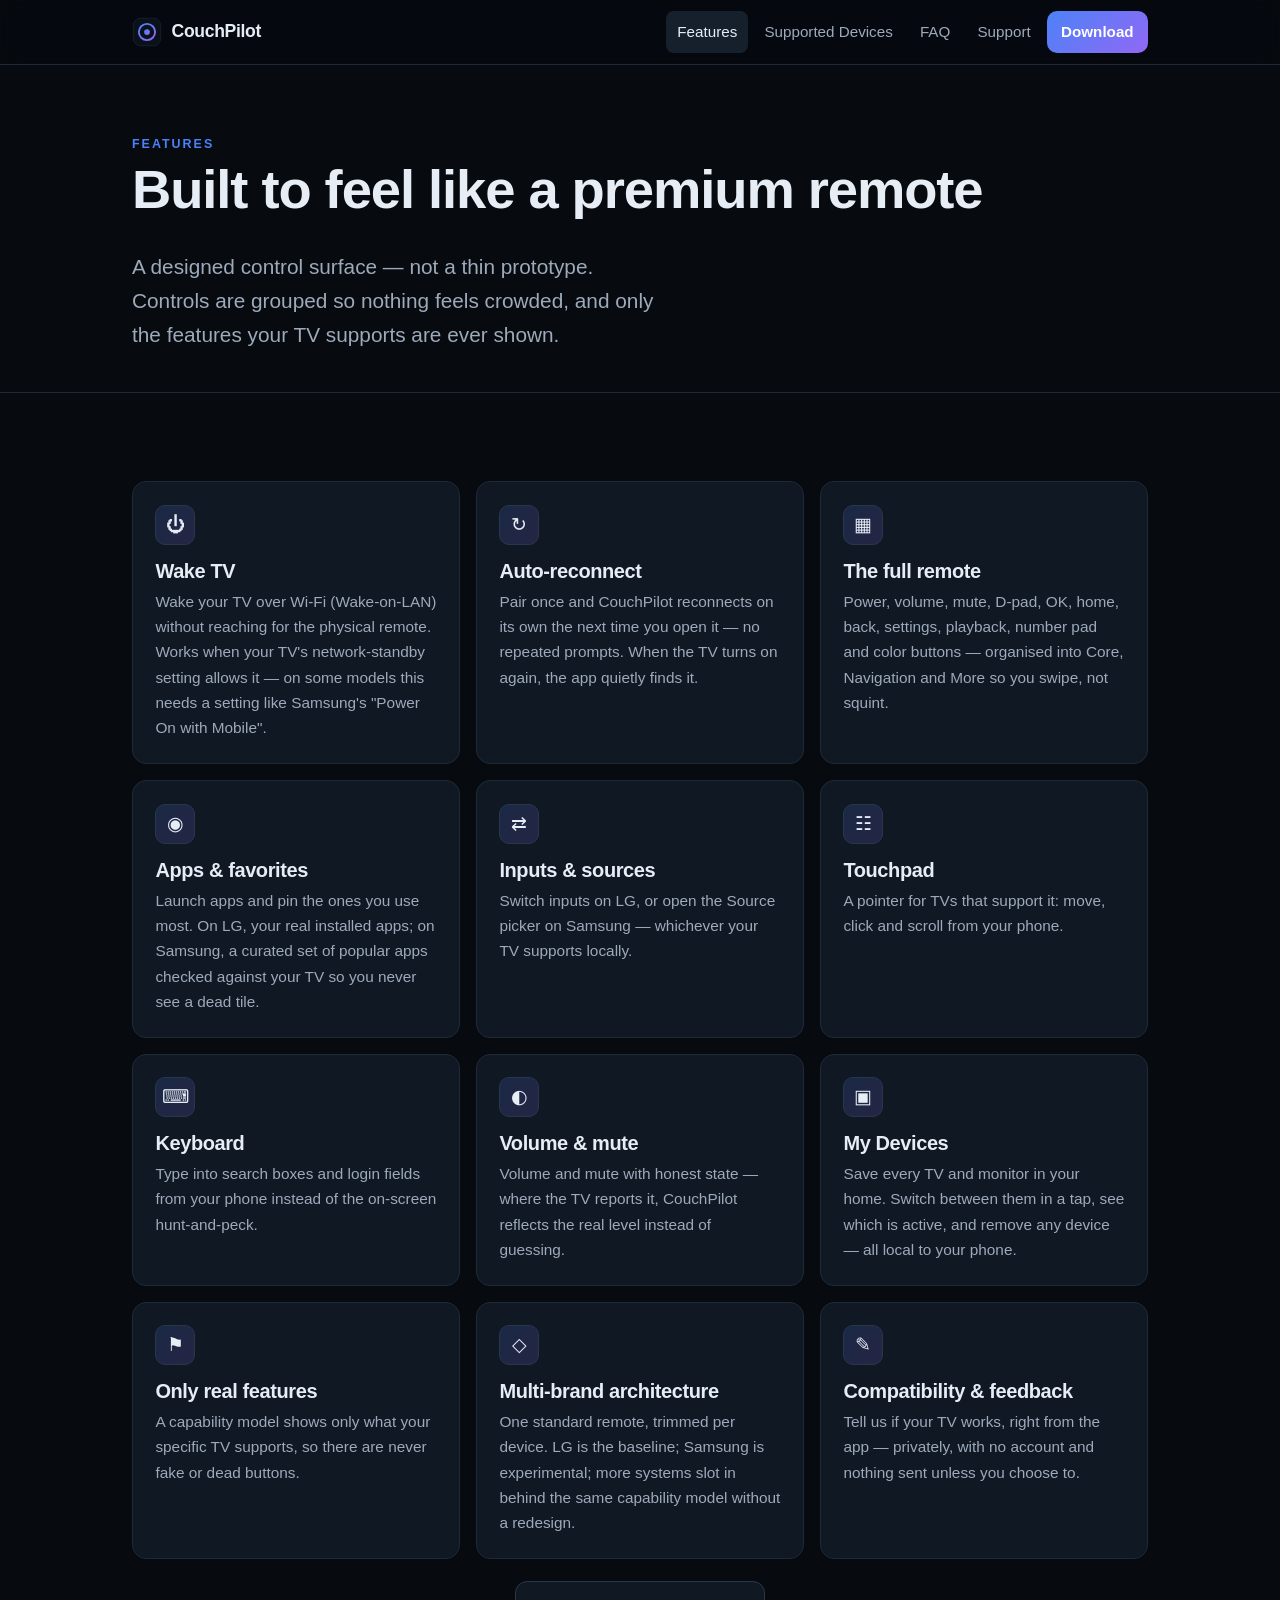
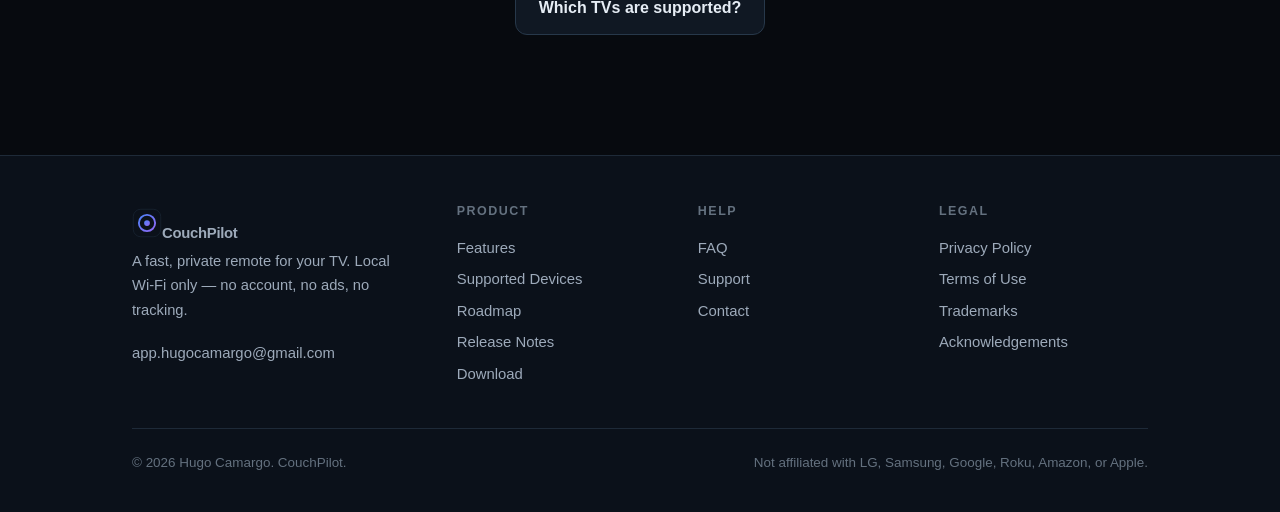
<file: features.html>
<!doctype html>
<html lang="en">
<head>
<meta charset="utf-8">
<meta name="viewport" content="width=device-width, initial-scale=1">
<title>Features — CouchPilot</title>
<meta name="description" content="Every CouchPilot feature: wake, auto-reconnect, full remote, apps and favorites, inputs, touchpad, keyboard, volume and mute, My Devices, and a capability-aware multi-brand architecture.">
<meta name="theme-color" content="#070A0F">
<link rel="canonical" href="https://hugozeminian.github.io/CouchPilot-Pages/features.html">
<link rel="icon" href="favicon.svg" type="image/svg+xml">
<link rel="manifest" href="site.webmanifest">
<meta property="og:type" content="website">
<meta property="og:title" content="Features — CouchPilot">
<meta property="og:description" content="Wake, auto-reconnect, apps, inputs, touchpad, keyboard, My Devices, and more.">
<meta property="og:url" content="https://hugozeminian.github.io/CouchPilot-Pages/features.html">
<meta property="og:image" content="favicon.svg">
<meta name="twitter:card" content="summary">
<link rel="stylesheet" href="assets/css/styles.css">
</head>
<body>
<a class="skip" href="#main">Skip to content</a>
<div id="site-header"></div>

<main id="main">
  <section class="page-head"><div class="wrap">
    <span class="eyebrow">Features</span>
    <h1>Built to feel like a premium remote</h1>
    <p class="lead">A designed control surface — not a thin prototype. Controls are grouped so nothing feels crowded, and only the features your TV supports are ever shown.</p>
  </div></section>

  <section class="section"><div class="wrap">
    <div class="grid-2">
      <div class="card"><div class="ic">⏻</div><h3>Wake TV</h3><p>Wake your TV over Wi-Fi (Wake-on-LAN) without reaching for the physical remote. Works when your TV's network-standby setting allows it — on some models this needs a setting like Samsung's "Power On with Mobile".</p></div>
      <div class="card"><div class="ic">↻</div><h3>Auto-reconnect</h3><p>Pair once and CouchPilot reconnects on its own the next time you open it — no repeated prompts. When the TV turns on again, the app quietly finds it.</p></div>
      <div class="card"><div class="ic">▦</div><h3>The full remote</h3><p>Power, volume, mute, D-pad, OK, home, back, settings, playback, number pad and color buttons — organised into Core, Navigation and More so you swipe, not squint.</p></div>
      <div class="card"><div class="ic">◉</div><h3>Apps &amp; favorites</h3><p>Launch apps and pin the ones you use most. On LG, your real installed apps; on Samsung, a curated set of popular apps checked against your TV so you never see a dead tile.</p></div>
      <div class="card"><div class="ic">⇄</div><h3>Inputs &amp; sources</h3><p>Switch inputs on LG, or open the Source picker on Samsung — whichever your TV supports locally.</p></div>
      <div class="card"><div class="ic">☷</div><h3>Touchpad</h3><p>A pointer for TVs that support it: move, click and scroll from your phone.</p></div>
      <div class="card"><div class="ic">⌨</div><h3>Keyboard</h3><p>Type into search boxes and login fields from your phone instead of the on-screen hunt-and-peck.</p></div>
      <div class="card"><div class="ic">◐</div><h3>Volume &amp; mute</h3><p>Volume and mute with honest state — where the TV reports it, CouchPilot reflects the real level instead of guessing.</p></div>
      <div class="card"><div class="ic">▣</div><h3>My Devices</h3><p>Save every TV and monitor in your home. Switch between them in a tap, see which is active, and remove any device — all local to your phone.</p></div>
      <div class="card"><div class="ic">⚑</div><h3>Only real features</h3><p>A capability model shows only what your specific TV supports, so there are never fake or dead buttons.</p></div>
      <div class="card"><div class="ic">◇</div><h3>Multi-brand architecture</h3><p>One standard remote, trimmed per device. LG is the baseline; Samsung is experimental; more systems slot in behind the same capability model without a redesign.</p></div>
      <div class="card"><div class="ic">✎</div><h3>Compatibility &amp; feedback</h3><p>Tell us if your TV works, right from the app — privately, with no account and nothing sent unless you choose to.</p></div>
    </div>
    <div class="center mt-2"><a class="btn btn-ghost" href="supported-devices.html">Which TVs are supported?</a></div>
  </div></section>

  <noscript><nav class="wrap" aria-label="Site" style="padding:1rem 0"><a href="index.html">Home</a> · <a href="supported-devices.html">Supported Devices</a> · <a href="faq.html">FAQ</a></nav></noscript>
</main>

<div id="site-footer"></div>
<script src="assets/js/site.js" defer></script>
</body>
</html>
</file>
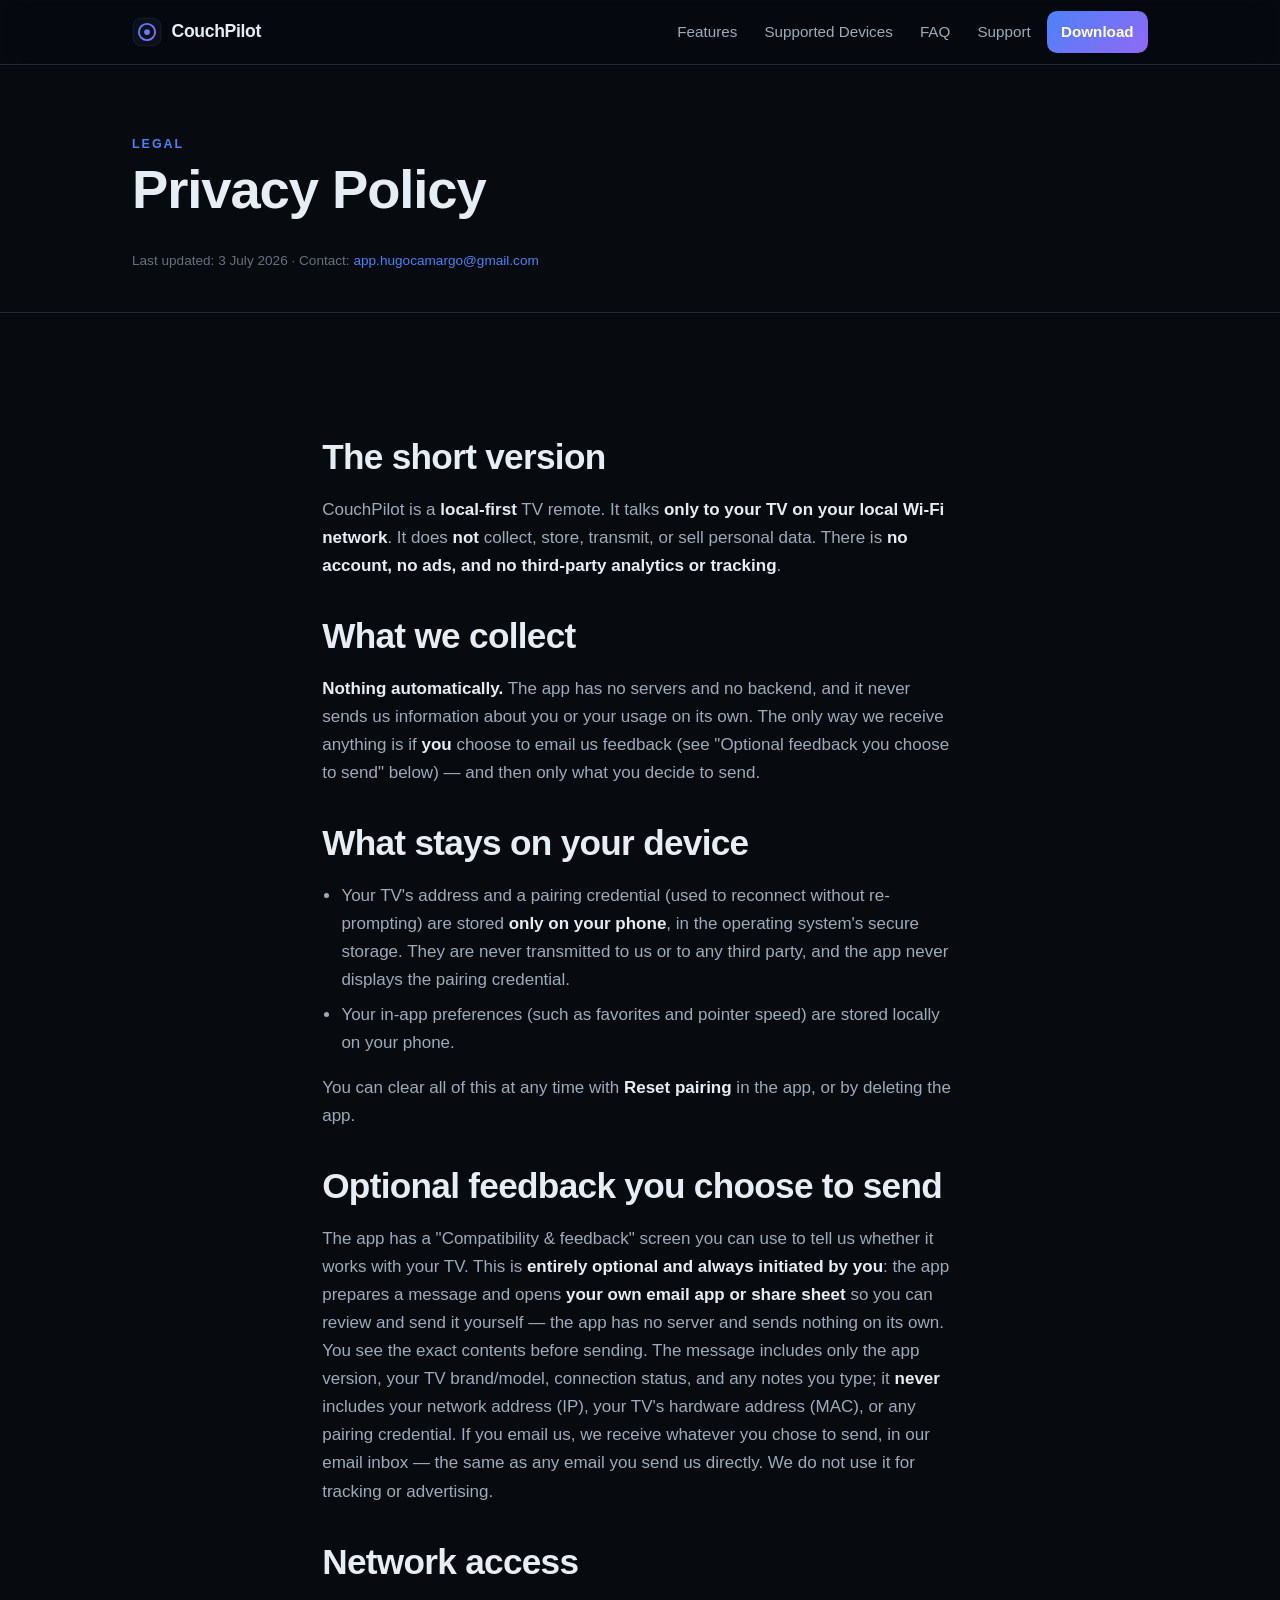
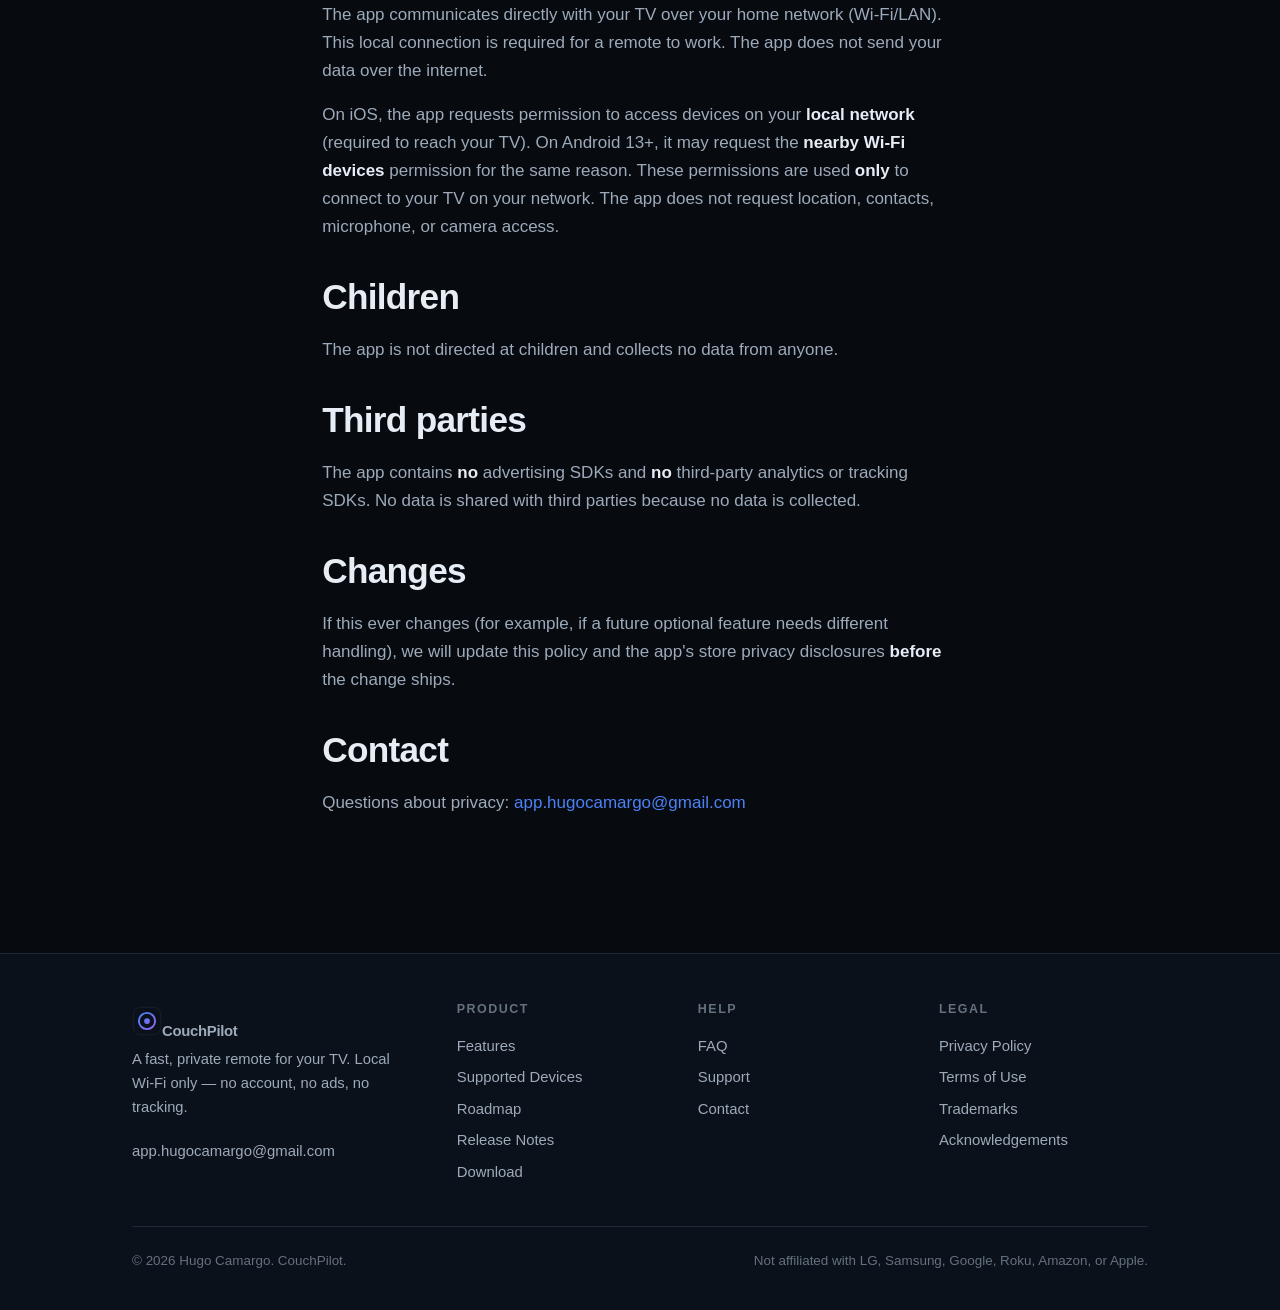
<file: privacy.html>
<!doctype html>
<html lang="en">
<head>
<meta charset="utf-8">
<meta name="viewport" content="width=device-width, initial-scale=1">
<title>Privacy Policy — CouchPilot</title>
<meta name="description" content="CouchPilot's privacy policy. Local-first: no account, no backend, no analytics, no ads, no tracking, and no personal data collected. Everything stays on your device.">
<meta name="theme-color" content="#070A0F">
<link rel="canonical" href="https://hugozeminian.github.io/CouchPilot-Pages/privacy.html">
<link rel="icon" href="favicon.svg" type="image/svg+xml">
<link rel="manifest" href="site.webmanifest">
<meta property="og:type" content="website">
<meta property="og:title" content="Privacy Policy — CouchPilot">
<meta property="og:description" content="Local-first. No account, no analytics, no tracking, no data collected.">
<meta property="og:url" content="https://hugozeminian.github.io/CouchPilot-Pages/privacy.html">
<meta property="og:image" content="favicon.svg">
<meta name="twitter:card" content="summary">
<link rel="stylesheet" href="assets/css/styles.css">
</head>
<body>
<a class="skip" href="#main">Skip to content</a>
<div id="site-header"></div>

<main id="main">
  <section class="page-head"><div class="wrap">
    <span class="eyebrow">Legal</span>
    <h1>Privacy Policy</h1>
    <p class="updated">Last updated: 3 July 2026 · Contact: <a href="mailto:app.hugocamargo@gmail.com">app.hugocamargo@gmail.com</a></p>
  </div></section>

  <section class="section"><div class="wrap prose">
    <h2>The short version</h2>
    <p>CouchPilot is a <strong>local-first</strong> TV remote. It talks <strong>only to your TV on your local Wi-Fi network</strong>. It does <strong>not</strong> collect, store, transmit, or sell personal data. There is <strong>no account, no ads, and no third-party analytics or tracking</strong>.</p>

    <h2>What we collect</h2>
    <p><strong>Nothing automatically.</strong> The app has no servers and no backend, and it never sends us information about you or your usage on its own. The only way we receive anything is if <strong>you</strong> choose to email us feedback (see "Optional feedback you choose to send" below) — and then only what you decide to send.</p>

    <h2>What stays on your device</h2>
    <ul>
      <li>Your TV's address and a pairing credential (used to reconnect without re-prompting) are stored <strong>only on your phone</strong>, in the operating system's secure storage. They are never transmitted to us or to any third party, and the app never displays the pairing credential.</li>
      <li>Your in-app preferences (such as favorites and pointer speed) are stored locally on your phone.</li>
    </ul>
    <p>You can clear all of this at any time with <strong>Reset pairing</strong> in the app, or by deleting the app.</p>

    <h2>Optional feedback you choose to send</h2>
    <p>The app has a "Compatibility &amp; feedback" screen you can use to tell us whether it works with your TV. This is <strong>entirely optional and always initiated by you</strong>: the app prepares a message and opens <strong>your own email app or share sheet</strong> so you can review and send it yourself — the app has no server and sends nothing on its own. You see the exact contents before sending. The message includes only the app version, your TV brand/model, connection status, and any notes you type; it <strong>never</strong> includes your network address (IP), your TV's hardware address (MAC), or any pairing credential. If you email us, we receive whatever you chose to send, in our email inbox — the same as any email you send us directly. We do not use it for tracking or advertising.</p>

    <h2>Network access</h2>
    <p>The app communicates directly with your TV over your home network (Wi-Fi/LAN). This local connection is required for a remote to work. The app does not send your data over the internet.</p>
    <p>On iOS, the app requests permission to access devices on your <strong>local network</strong> (required to reach your TV). On Android&nbsp;13+, it may request the <strong>nearby Wi-Fi devices</strong> permission for the same reason. These permissions are used <strong>only</strong> to connect to your TV on your network. The app does not request location, contacts, microphone, or camera access.</p>

    <h2>Children</h2>
    <p>The app is not directed at children and collects no data from anyone.</p>

    <h2>Third parties</h2>
    <p>The app contains <strong>no</strong> advertising SDKs and <strong>no</strong> third-party analytics or tracking SDKs. No data is shared with third parties because no data is collected.</p>

    <h2>Changes</h2>
    <p>If this ever changes (for example, if a future optional feature needs different handling), we will update this policy and the app's store privacy disclosures <strong>before</strong> the change ships.</p>

    <h2>Contact</h2>
    <p>Questions about privacy: <a href="mailto:app.hugocamargo@gmail.com">app.hugocamargo@gmail.com</a></p>
  </div></section>

  <noscript><nav class="wrap" aria-label="Site" style="padding:1rem 0"><a href="index.html">Home</a> · <a href="terms.html">Terms</a> · <a href="support.html">Support</a></nav></noscript>
</main>

<div id="site-footer"></div>
<script src="assets/js/site.js" defer></script>
</body>
</html>
</file>
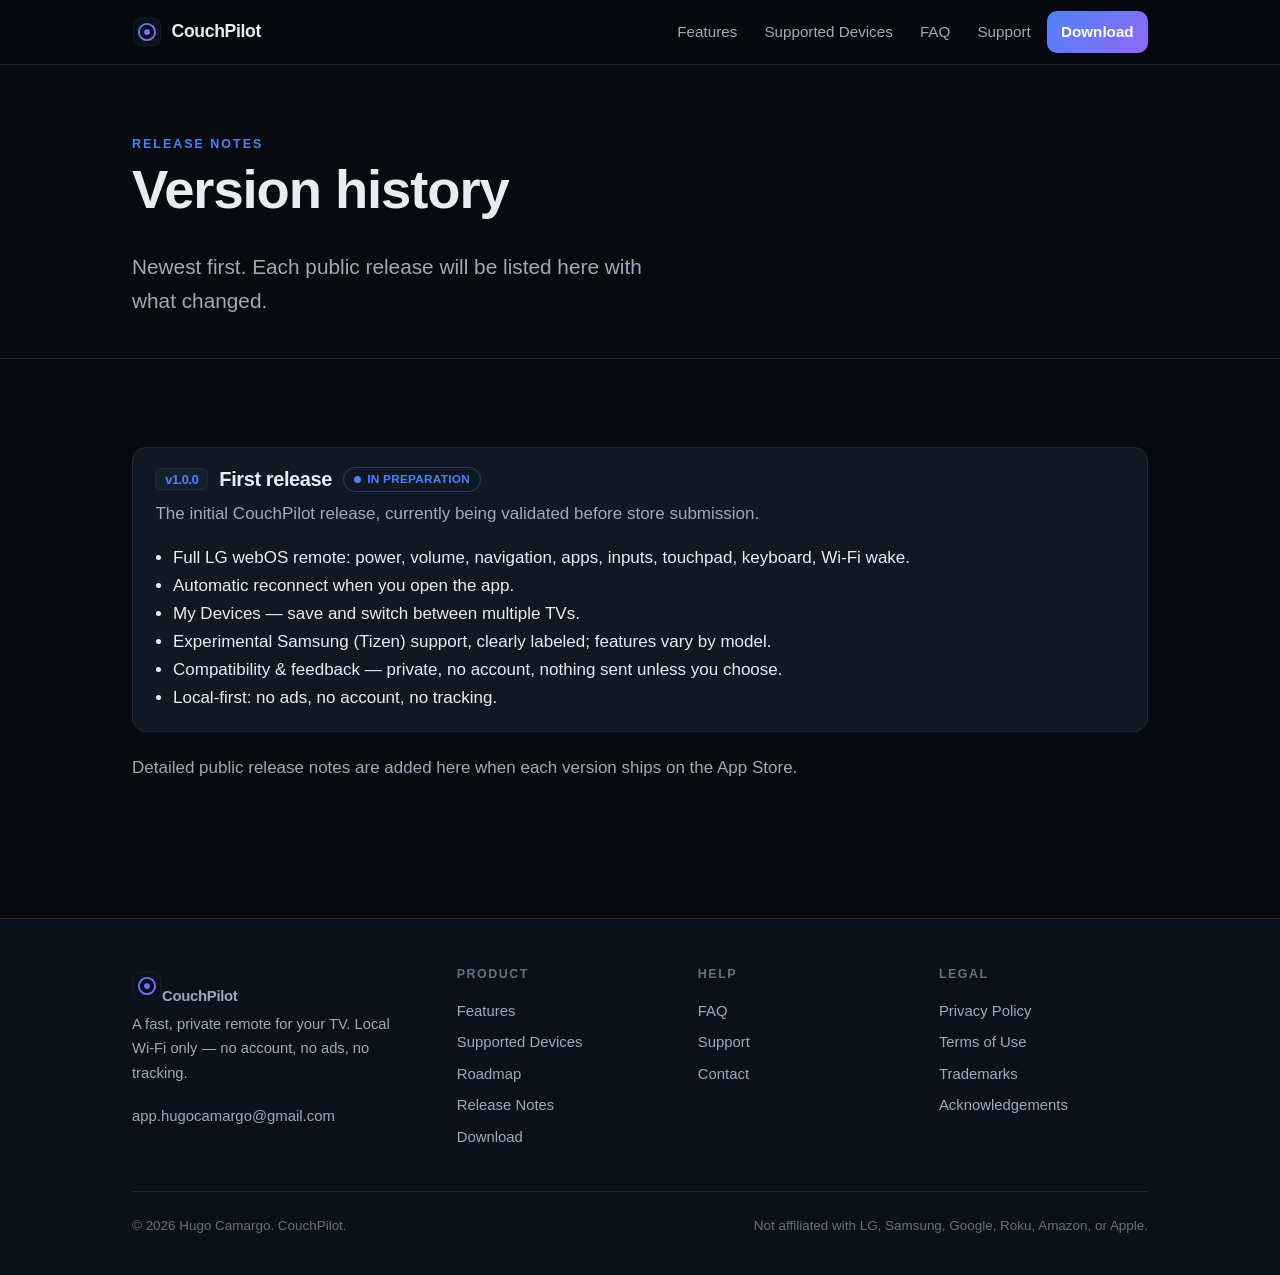
<file: releases.html>
<!doctype html>
<html lang="en">
<head>
<meta charset="utf-8">
<meta name="viewport" content="width=device-width, initial-scale=1">
<title>Release Notes — CouchPilot</title>
<meta name="description" content="CouchPilot version history. What each release includes, newest first.">
<meta name="theme-color" content="#070A0F">
<link rel="canonical" href="https://hugozeminian.github.io/CouchPilot-Pages/releases.html">
<link rel="icon" href="favicon.svg" type="image/svg+xml">
<link rel="manifest" href="site.webmanifest">
<meta property="og:type" content="website">
<meta property="og:title" content="Release Notes — CouchPilot">
<meta property="og:description" content="CouchPilot version history, newest first.">
<meta property="og:url" content="https://hugozeminian.github.io/CouchPilot-Pages/releases.html">
<meta property="og:image" content="favicon.svg">
<meta name="twitter:card" content="summary">
<link rel="stylesheet" href="assets/css/styles.css">
</head>
<body>
<a class="skip" href="#main">Skip to content</a>
<div id="site-header"></div>

<main id="main">
  <section class="page-head"><div class="wrap">
    <span class="eyebrow">Release Notes</span>
    <h1>Version history</h1>
    <p class="lead">Newest first. Each public release will be listed here with what changed.</p>
  </div></section>

  <section class="section"><div class="wrap">
    <!-- To add a release: copy one .tl-item block, put it at the TOP of this list, bump the version and date. -->
    <div class="timeline">
      <div class="tl-item"><h3><span class="ver">v1.0.0</span> First release <span class="badge badge-planned">In preparation</span></h3>
        <p class="muted">The initial CouchPilot release, currently being validated before store submission.</p>
        <ul>
          <li>Full LG webOS remote: power, volume, navigation, apps, inputs, touchpad, keyboard, Wi-Fi wake.</li>
          <li>Automatic reconnect when you open the app.</li>
          <li>My Devices — save and switch between multiple TVs.</li>
          <li>Experimental Samsung (Tizen) support, clearly labeled; features vary by model.</li>
          <li>Compatibility &amp; feedback — private, no account, nothing sent unless you choose.</li>
          <li>Local-first: no ads, no account, no tracking.</li>
        </ul>
      </div>
    </div>
    <p class="muted mt-2">Detailed public release notes are added here when each version ships on the App Store.</p>
  </div></section>

  <noscript><nav class="wrap" aria-label="Site" style="padding:1rem 0"><a href="index.html">Home</a> · <a href="roadmap.html">Roadmap</a> · <a href="features.html">Features</a></nav></noscript>
</main>

<div id="site-footer"></div>
<script src="assets/js/site.js" defer></script>
</body>
</html>
</file>
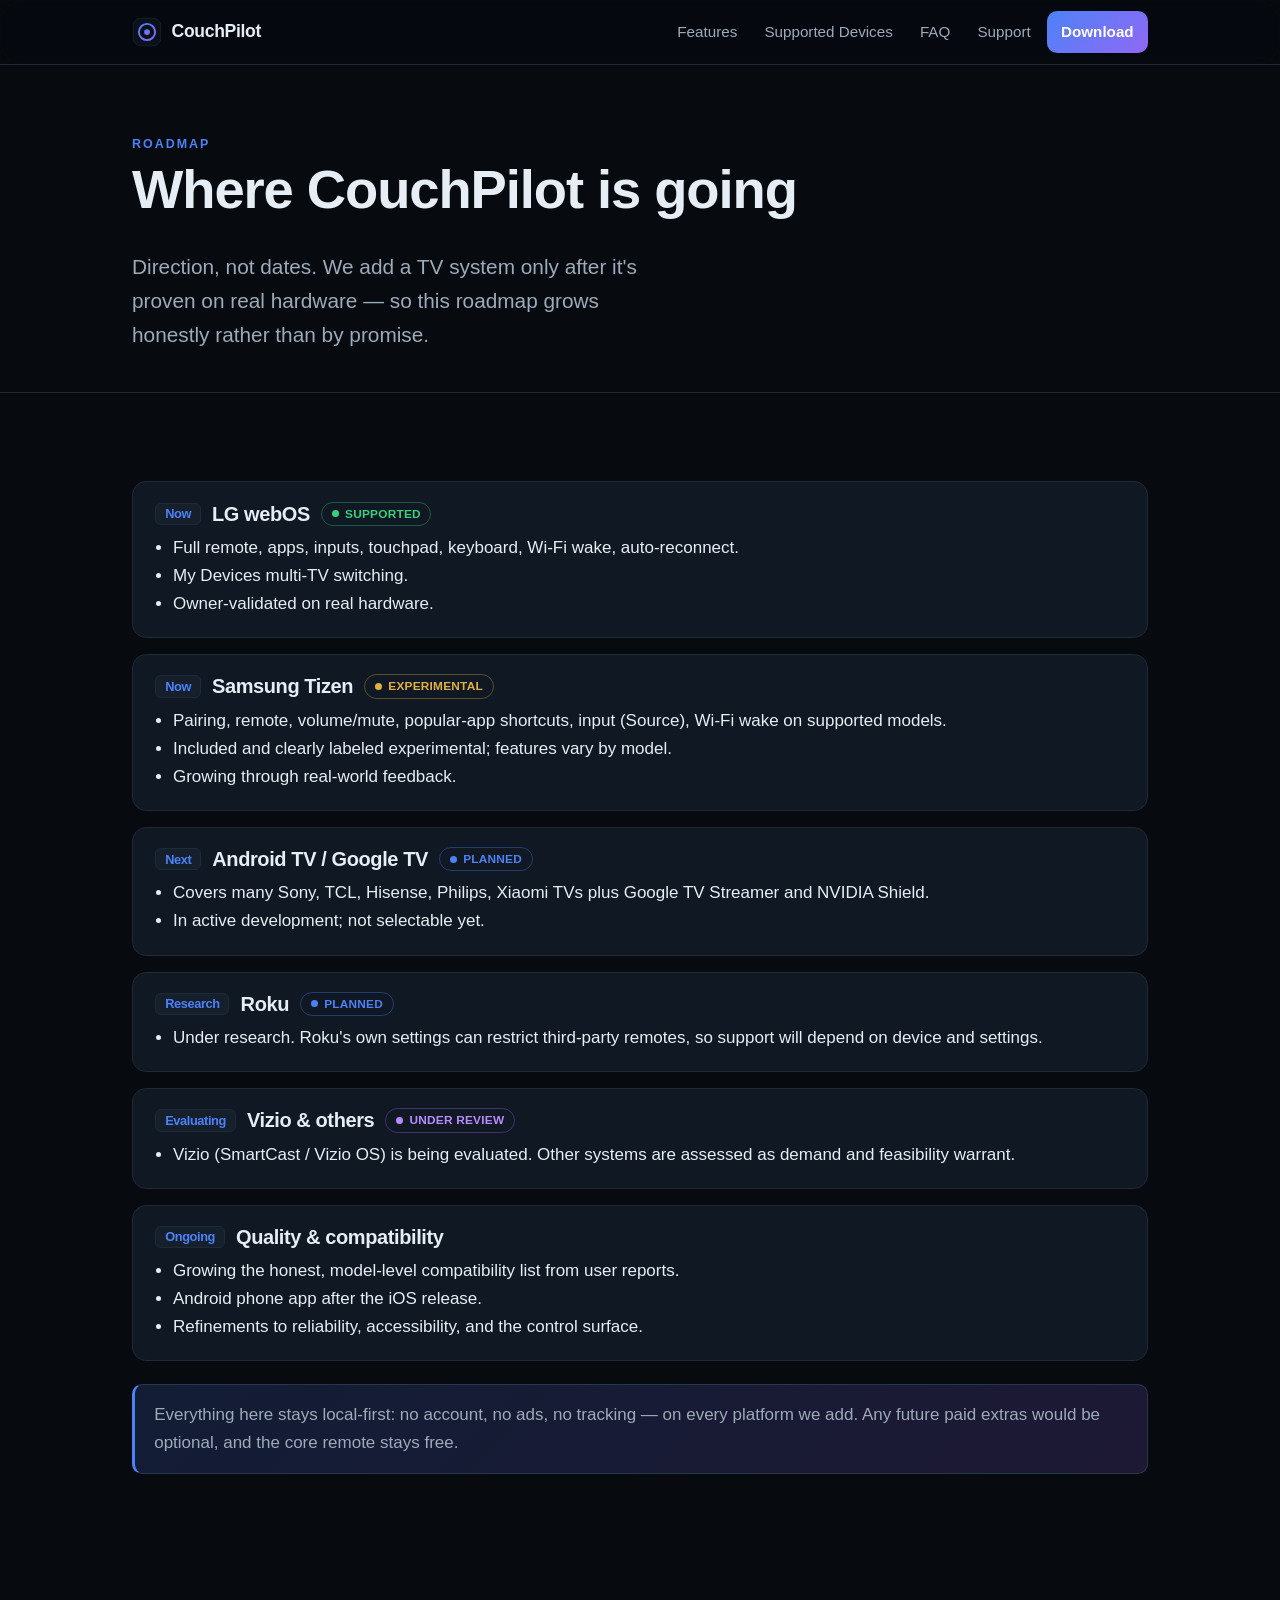
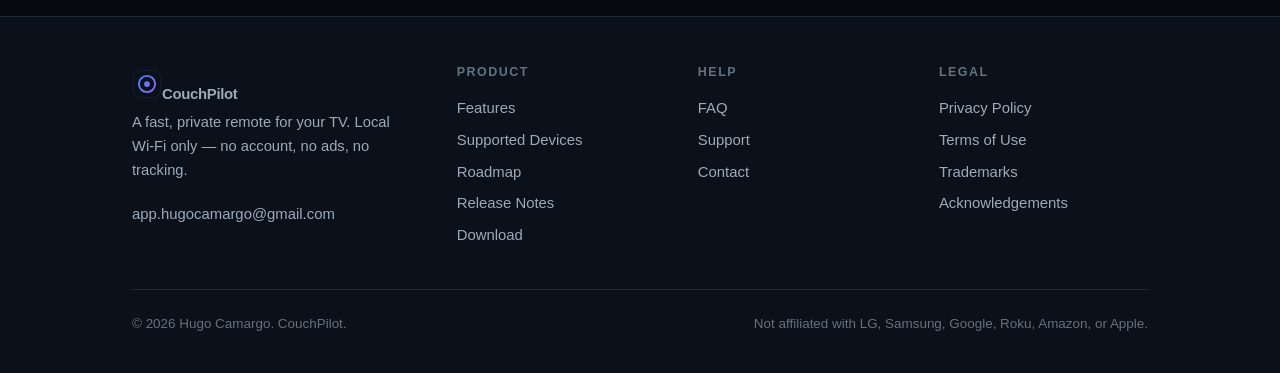
<file: roadmap.html>
<!doctype html>
<html lang="en">
<head>
<meta charset="utf-8">
<meta name="viewport" content="width=device-width, initial-scale=1">
<title>Roadmap — CouchPilot</title>
<meta name="description" content="What's here today and what's next for CouchPilot: LG webOS today, experimental Samsung, and Android TV / Google TV and Roku under active research. Direction, not dates.">
<meta name="theme-color" content="#070A0F">
<link rel="canonical" href="https://hugozeminian.github.io/CouchPilot-Pages/roadmap.html">
<link rel="icon" href="favicon.svg" type="image/svg+xml">
<link rel="manifest" href="site.webmanifest">
<meta property="og:type" content="website">
<meta property="og:title" content="Roadmap — CouchPilot">
<meta property="og:description" content="LG today, Samsung experimental, more platforms in research. Direction, not dates.">
<meta property="og:url" content="https://hugozeminian.github.io/CouchPilot-Pages/roadmap.html">
<meta property="og:image" content="favicon.svg">
<meta name="twitter:card" content="summary">
<link rel="stylesheet" href="assets/css/styles.css">
</head>
<body>
<a class="skip" href="#main">Skip to content</a>
<div id="site-header"></div>

<main id="main">
  <section class="page-head"><div class="wrap">
    <span class="eyebrow">Roadmap</span>
    <h1>Where CouchPilot is going</h1>
    <p class="lead">Direction, not dates. We add a TV system only after it's proven on real hardware — so this roadmap grows honestly rather than by promise.</p>
  </div></section>

  <section class="section"><div class="wrap">
    <div class="timeline">
      <div class="tl-item"><h3><span class="ver">Now</span> LG webOS <span class="badge badge-supported">Supported</span></h3>
        <ul><li>Full remote, apps, inputs, touchpad, keyboard, Wi-Fi wake, auto-reconnect.</li><li>My Devices multi-TV switching.</li><li>Owner-validated on real hardware.</li></ul></div>

      <div class="tl-item"><h3><span class="ver">Now</span> Samsung Tizen <span class="badge badge-experimental">Experimental</span></h3>
        <ul><li>Pairing, remote, volume/mute, popular-app shortcuts, input (Source), Wi-Fi wake on supported models.</li><li>Included and clearly labeled experimental; features vary by model.</li><li>Growing through real-world feedback.</li></ul></div>

      <div class="tl-item"><h3><span class="ver">Next</span> Android TV / Google TV <span class="badge badge-planned">Planned</span></h3>
        <ul><li>Covers many Sony, TCL, Hisense, Philips, Xiaomi TVs plus Google TV Streamer and NVIDIA Shield.</li><li>In active development; not selectable yet.</li></ul></div>

      <div class="tl-item"><h3><span class="ver">Research</span> Roku <span class="badge badge-planned">Planned</span></h3>
        <ul><li>Under research. Roku's own settings can restrict third-party remotes, so support will depend on device and settings.</li></ul></div>

      <div class="tl-item"><h3><span class="ver">Evaluating</span> Vizio &amp; others <span class="badge badge-review">Under review</span></h3>
        <ul><li>Vizio (SmartCast / Vizio OS) is being evaluated. Other systems are assessed as demand and feasibility warrant.</li></ul></div>

      <div class="tl-item"><h3><span class="ver">Ongoing</span> Quality &amp; compatibility</h3>
        <ul><li>Growing the honest, model-level compatibility list from user reports.</li><li>Android phone app after the iOS release.</li><li>Refinements to reliability, accessibility, and the control surface.</li></ul></div>
    </div>

    <div class="callout mt-2"><p>Everything here stays local-first: no account, no ads, no tracking — on every platform we add. Any future paid extras would be optional, and the core remote stays free.</p></div>
  </div></section>

  <noscript><nav class="wrap" aria-label="Site" style="padding:1rem 0"><a href="index.html">Home</a> · <a href="supported-devices.html">Supported Devices</a> · <a href="releases.html">Release Notes</a></nav></noscript>
</main>

<div id="site-footer"></div>
<script src="assets/js/site.js" defer></script>
</body>
</html>
</file>
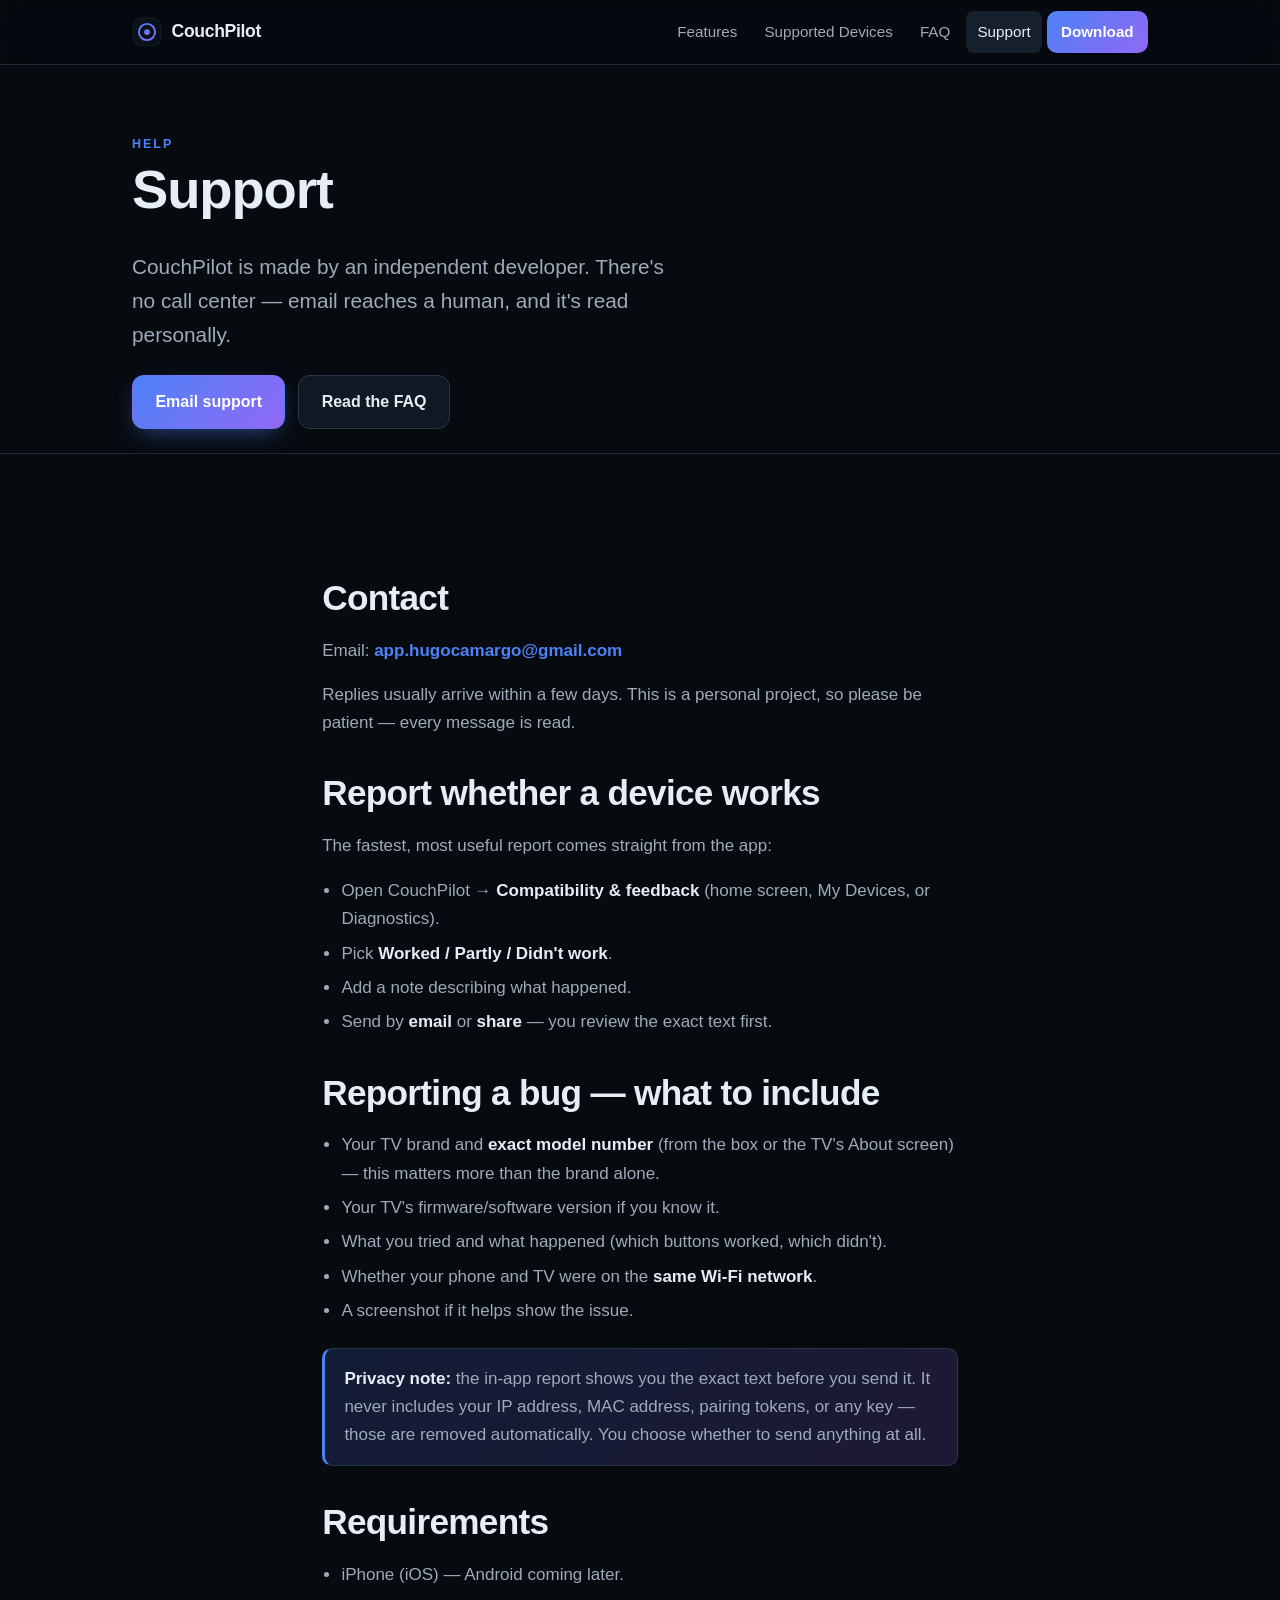
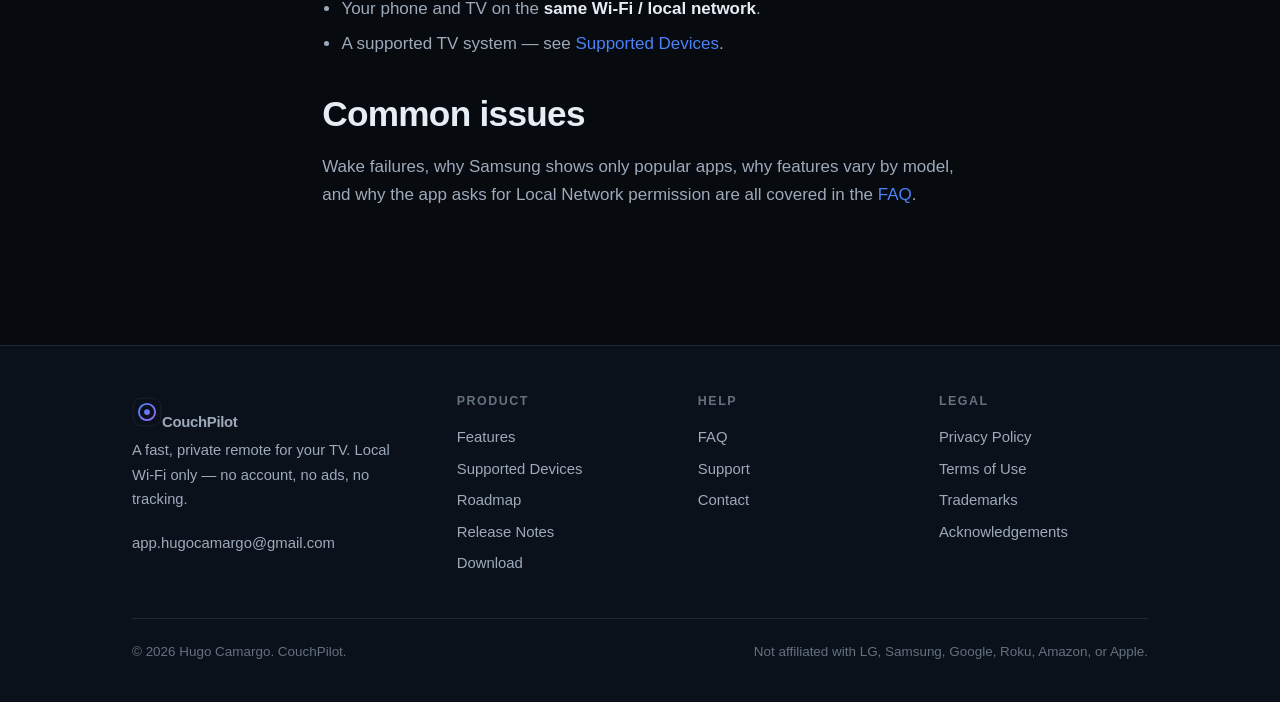
<file: support.html>
<!doctype html>
<html lang="en">
<head>
<meta charset="utf-8">
<meta name="viewport" content="width=device-width, initial-scale=1">
<title>Support — CouchPilot</title>
<meta name="description" content="CouchPilot support. How to get help, report a device or bug, and what information to include. No account, no tracking, local network only.">
<meta name="theme-color" content="#070A0F">
<link rel="canonical" href="https://hugozeminian.github.io/CouchPilot-Pages/support.html">
<link rel="icon" href="favicon.svg" type="image/svg+xml">
<link rel="manifest" href="site.webmanifest">
<meta property="og:type" content="website">
<meta property="og:title" content="Support — CouchPilot">
<meta property="og:description" content="Get help, report your device, and what to include.">
<meta property="og:url" content="https://hugozeminian.github.io/CouchPilot-Pages/support.html">
<meta property="og:image" content="favicon.svg">
<meta name="twitter:card" content="summary">
<link rel="stylesheet" href="assets/css/styles.css">
</head>
<body>
<a class="skip" href="#main">Skip to content</a>
<div id="site-header"></div>

<main id="main">
  <section class="page-head"><div class="wrap">
    <span class="eyebrow">Help</span>
    <h1>Support</h1>
    <p class="lead">CouchPilot is made by an independent developer. There's no call center — email reaches a human, and it's read personally.</p>
    <div class="btn-row mt-2"><a class="btn btn-primary" href="mailto:app.hugocamargo@gmail.com">Email support</a><a class="btn btn-ghost" href="faq.html">Read the FAQ</a></div>
  </div></section>

  <section class="section"><div class="wrap prose">
    <h2>Contact</h2>
    <p>Email: <strong><a href="mailto:app.hugocamargo@gmail.com">app.hugocamargo@gmail.com</a></strong></p>
    <p>Replies usually arrive within a few days. This is a personal project, so please be patient — every message is read.</p>

    <h2>Report whether a device works</h2>
    <p>The fastest, most useful report comes straight from the app:</p>
    <ul>
      <li>Open CouchPilot → <strong>Compatibility &amp; feedback</strong> (home screen, My Devices, or Diagnostics).</li>
      <li>Pick <strong>Worked / Partly / Didn't work</strong>.</li>
      <li>Add a note describing what happened.</li>
      <li>Send by <strong>email</strong> or <strong>share</strong> — you review the exact text first.</li>
    </ul>

    <h2>Reporting a bug — what to include</h2>
    <ul>
      <li>Your TV brand and <strong>exact model number</strong> (from the box or the TV's About screen) — this matters more than the brand alone.</li>
      <li>Your TV's firmware/software version if you know it.</li>
      <li>What you tried and what happened (which buttons worked, which didn't).</li>
      <li>Whether your phone and TV were on the <strong>same Wi-Fi network</strong>.</li>
      <li>A screenshot if it helps show the issue.</li>
    </ul>

    <div class="callout"><p><strong>Privacy note:</strong> the in-app report shows you the exact text before you send it. It never includes your IP address, MAC address, pairing tokens, or any key — those are removed automatically. You choose whether to send anything at all.</p></div>

    <h2>Requirements</h2>
    <ul>
      <li>iPhone (iOS) — Android coming later.</li>
      <li>Your phone and TV on the <strong>same Wi-Fi / local network</strong>.</li>
      <li>A supported TV system — see <a href="supported-devices.html">Supported Devices</a>.</li>
    </ul>

    <h2>Common issues</h2>
    <p>Wake failures, why Samsung shows only popular apps, why features vary by model, and why the app asks for Local Network permission are all covered in the <a href="faq.html">FAQ</a>.</p>
  </div></section>

  <noscript><nav class="wrap" aria-label="Site" style="padding:1rem 0"><a href="index.html">Home</a> · <a href="faq.html">FAQ</a> · <a href="supported-devices.html">Supported Devices</a> · <a href="privacy.html">Privacy</a></nav></noscript>
</main>

<div id="site-footer"></div>
<script src="assets/js/site.js" defer></script>
</body>
</html>
</file>
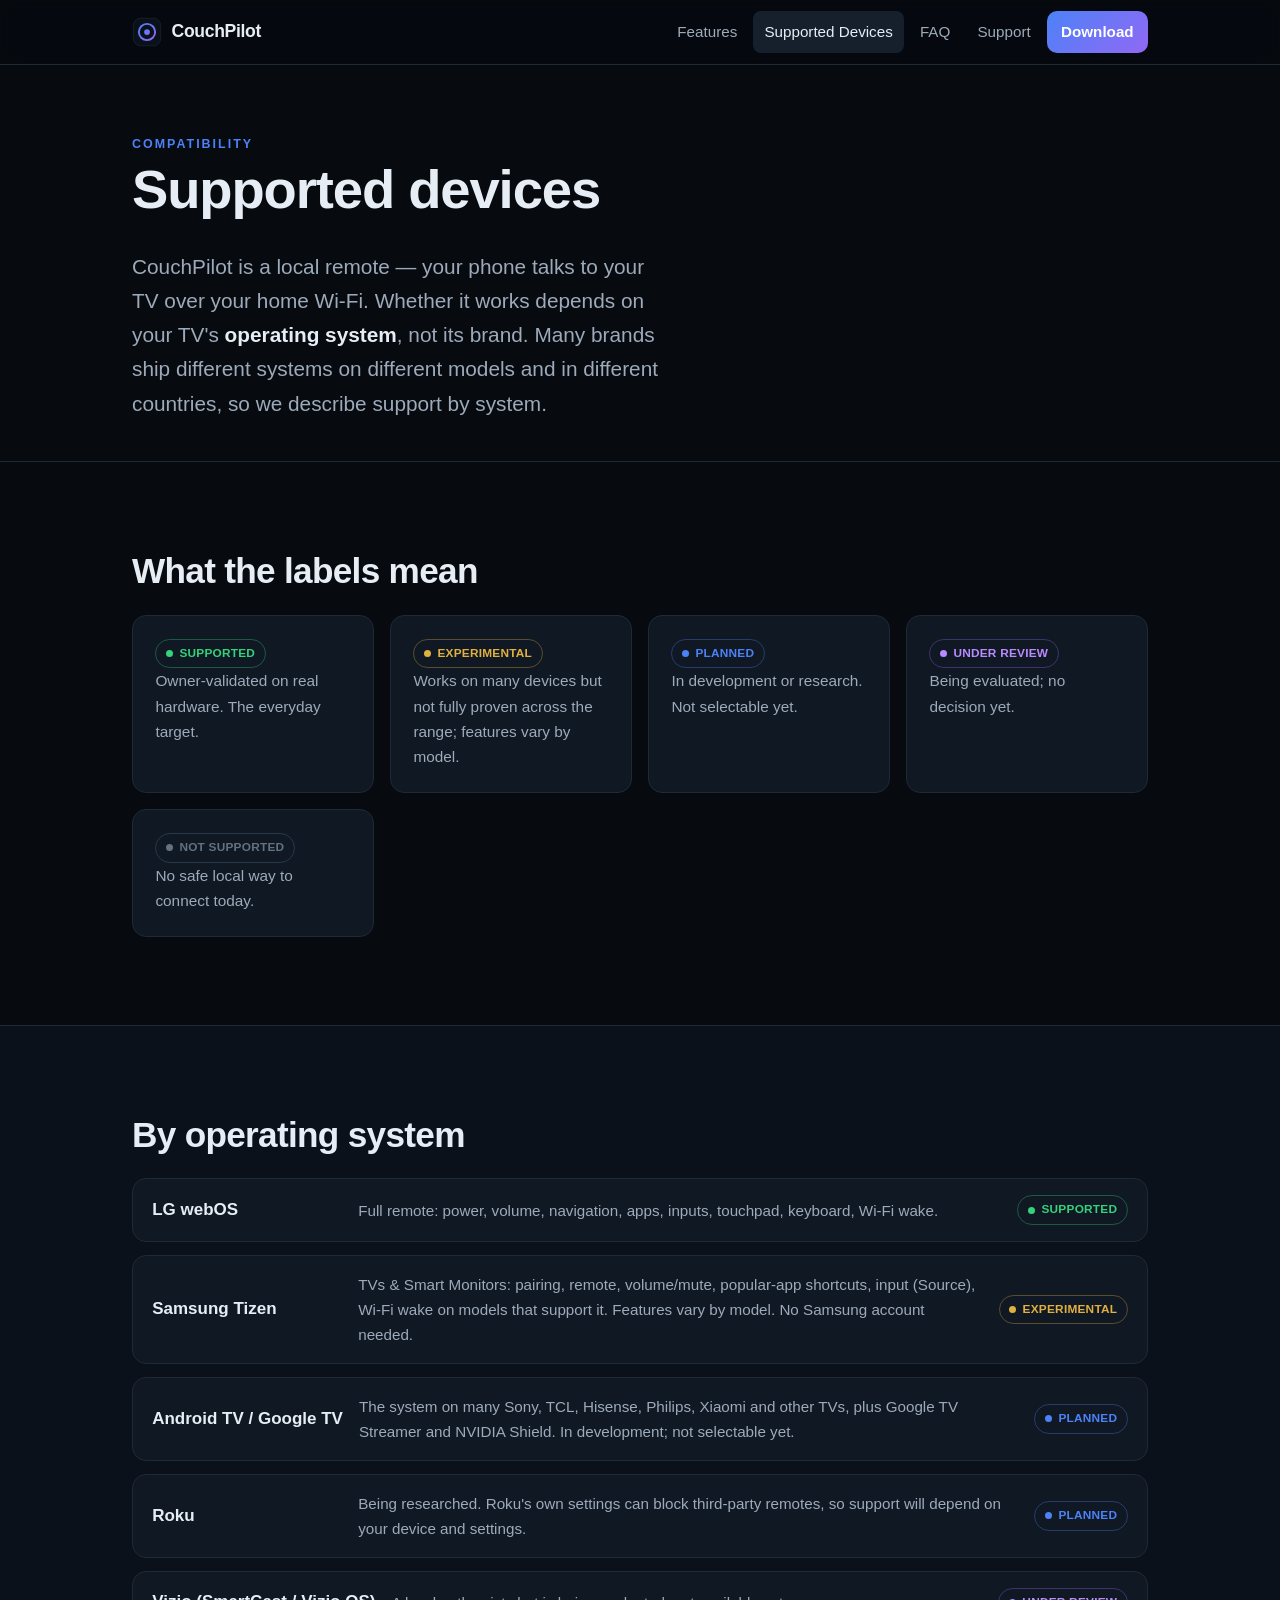
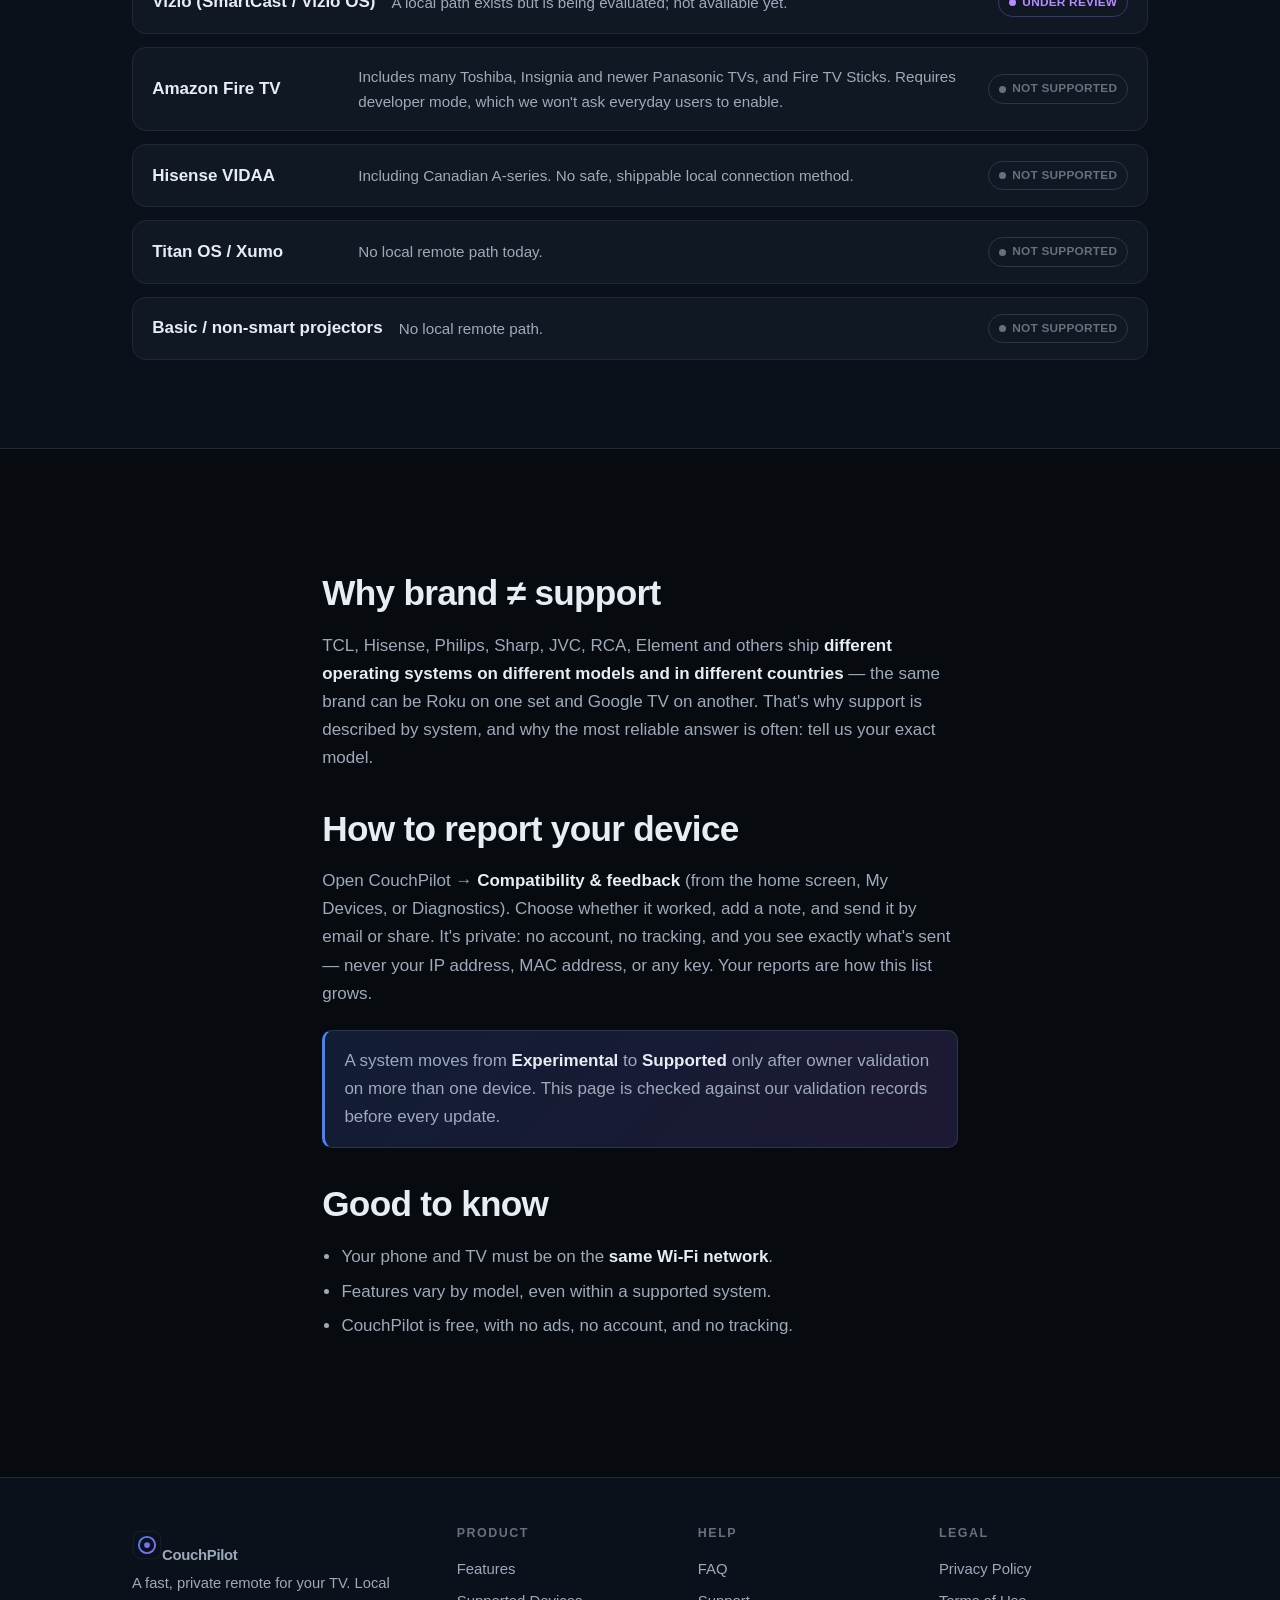
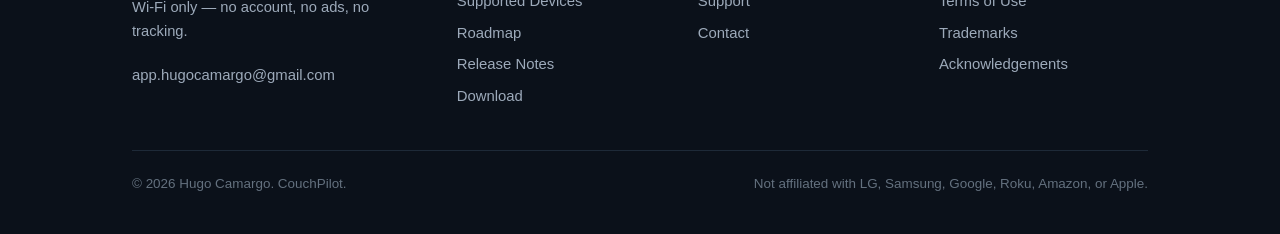
<file: supported-devices.html>
<!doctype html>
<html lang="en">
<head>
<meta charset="utf-8">
<meta name="viewport" content="width=device-width, initial-scale=1">
<title>Supported Devices — CouchPilot</title>
<meta name="description" content="Official CouchPilot compatibility. Support is organized by TV operating system: LG webOS (supported), Samsung Tizen (experimental), Android TV / Google TV and Roku (planned), and platforms that are not supported today.">
<meta name="theme-color" content="#070A0F">
<link rel="canonical" href="https://hugozeminian.github.io/CouchPilot-Pages/supported-devices.html">
<link rel="icon" href="favicon.svg" type="image/svg+xml">
<link rel="manifest" href="site.webmanifest">
<meta property="og:type" content="website">
<meta property="og:title" content="Supported Devices — CouchPilot">
<meta property="og:description" content="Compatibility by TV operating system. Honest, never overpromised.">
<meta property="og:url" content="https://hugozeminian.github.io/CouchPilot-Pages/supported-devices.html">
<meta property="og:image" content="favicon.svg">
<meta name="twitter:card" content="summary">
<link rel="stylesheet" href="assets/css/styles.css">
</head>
<body>
<a class="skip" href="#main">Skip to content</a>
<div id="site-header"></div>

<main id="main">
  <section class="page-head"><div class="wrap">
    <span class="eyebrow">Compatibility</span>
    <h1>Supported devices</h1>
    <p class="lead">CouchPilot is a local remote — your phone talks to your TV over your home Wi-Fi. Whether it works depends on your TV's <strong>operating system</strong>, not its brand. Many brands ship different systems on different models and in different countries, so we describe support by system.</p>
  </div></section>

  <section class="section"><div class="wrap">
    <h2>What the labels mean</h2>
    <div class="grid mt-2">
      <div class="card"><span class="badge badge-supported">Supported</span><p class="mt-2">Owner-validated on real hardware. The everyday target.</p></div>
      <div class="card"><span class="badge badge-experimental">Experimental</span><p class="mt-2">Works on many devices but not fully proven across the range; features vary by model.</p></div>
      <div class="card"><span class="badge badge-planned">Planned</span><p class="mt-2">In development or research. Not selectable yet.</p></div>
      <div class="card"><span class="badge badge-review">Under review</span><p class="mt-2">Being evaluated; no decision yet.</p></div>
      <div class="card"><span class="badge badge-no">Not supported</span><p class="mt-2">No safe local way to connect today.</p></div>
    </div>
  </div></section>

  <section class="section section-alt"><div class="wrap">
    <h2>By operating system</h2>
    <div class="compat mt-2">
      <div class="compat-row"><span class="os">LG webOS</span><span class="desc">Full remote: power, volume, navigation, apps, inputs, touchpad, keyboard, Wi-Fi wake.</span><span class="badge badge-supported">Supported</span></div>
      <div class="compat-row"><span class="os">Samsung Tizen</span><span class="desc">TVs &amp; Smart Monitors: pairing, remote, volume/mute, popular-app shortcuts, input (Source), Wi-Fi wake on models that support it. Features vary by model. No Samsung account needed.</span><span class="badge badge-experimental">Experimental</span></div>
      <div class="compat-row"><span class="os">Android TV / Google TV</span><span class="desc">The system on many Sony, TCL, Hisense, Philips, Xiaomi and other TVs, plus Google TV Streamer and NVIDIA Shield. In development; not selectable yet.</span><span class="badge badge-planned">Planned</span></div>
      <div class="compat-row"><span class="os">Roku</span><span class="desc">Being researched. Roku's own settings can block third-party remotes, so support will depend on your device and settings.</span><span class="badge badge-planned">Planned</span></div>
      <div class="compat-row"><span class="os">Vizio (SmartCast / Vizio OS)</span><span class="desc">A local path exists but is being evaluated; not available yet.</span><span class="badge badge-review">Under review</span></div>
      <div class="compat-row"><span class="os">Amazon Fire TV</span><span class="desc">Includes many Toshiba, Insignia and newer Panasonic TVs, and Fire TV Sticks. Requires developer mode, which we won't ask everyday users to enable.</span><span class="badge badge-no">Not supported</span></div>
      <div class="compat-row"><span class="os">Hisense VIDAA</span><span class="desc">Including Canadian A-series. No safe, shippable local connection method.</span><span class="badge badge-no">Not supported</span></div>
      <div class="compat-row"><span class="os">Titan OS / Xumo</span><span class="desc">No local remote path today.</span><span class="badge badge-no">Not supported</span></div>
      <div class="compat-row"><span class="os">Basic / non-smart projectors</span><span class="desc">No local remote path.</span><span class="badge badge-no">Not supported</span></div>
    </div>
  </div></section>

  <section class="section"><div class="wrap prose">
    <h2>Why brand ≠ support</h2>
    <p>TCL, Hisense, Philips, Sharp, JVC, RCA, Element and others ship <strong>different operating systems on different models and in different countries</strong> — the same brand can be Roku on one set and Google TV on another. That's why support is described by system, and why the most reliable answer is often: tell us your exact model.</p>

    <h2>How to report your device</h2>
    <p>Open CouchPilot → <strong>Compatibility &amp; feedback</strong> (from the home screen, My Devices, or Diagnostics). Choose whether it worked, add a note, and send it by email or share. It's private: no account, no tracking, and you see exactly what's sent — never your IP address, MAC address, or any key. Your reports are how this list grows.</p>

    <div class="callout"><p>A system moves from <strong>Experimental</strong> to <strong>Supported</strong> only after owner validation on more than one device. This page is checked against our validation records before every update.</p></div>

    <h2>Good to know</h2>
    <ul>
      <li>Your phone and TV must be on the <strong>same Wi-Fi network</strong>.</li>
      <li>Features vary by model, even within a supported system.</li>
      <li>CouchPilot is free, with no ads, no account, and no tracking.</li>
    </ul>
  </div></section>

  <noscript><nav class="wrap" aria-label="Site" style="padding:1rem 0"><a href="index.html">Home</a> · <a href="features.html">Features</a> · <a href="faq.html">FAQ</a> · <a href="support.html">Support</a> · <a href="privacy.html">Privacy</a></nav></noscript>
</main>

<div id="site-footer"></div>
<script src="assets/js/site.js" defer></script>
</body>
</html>
</file>
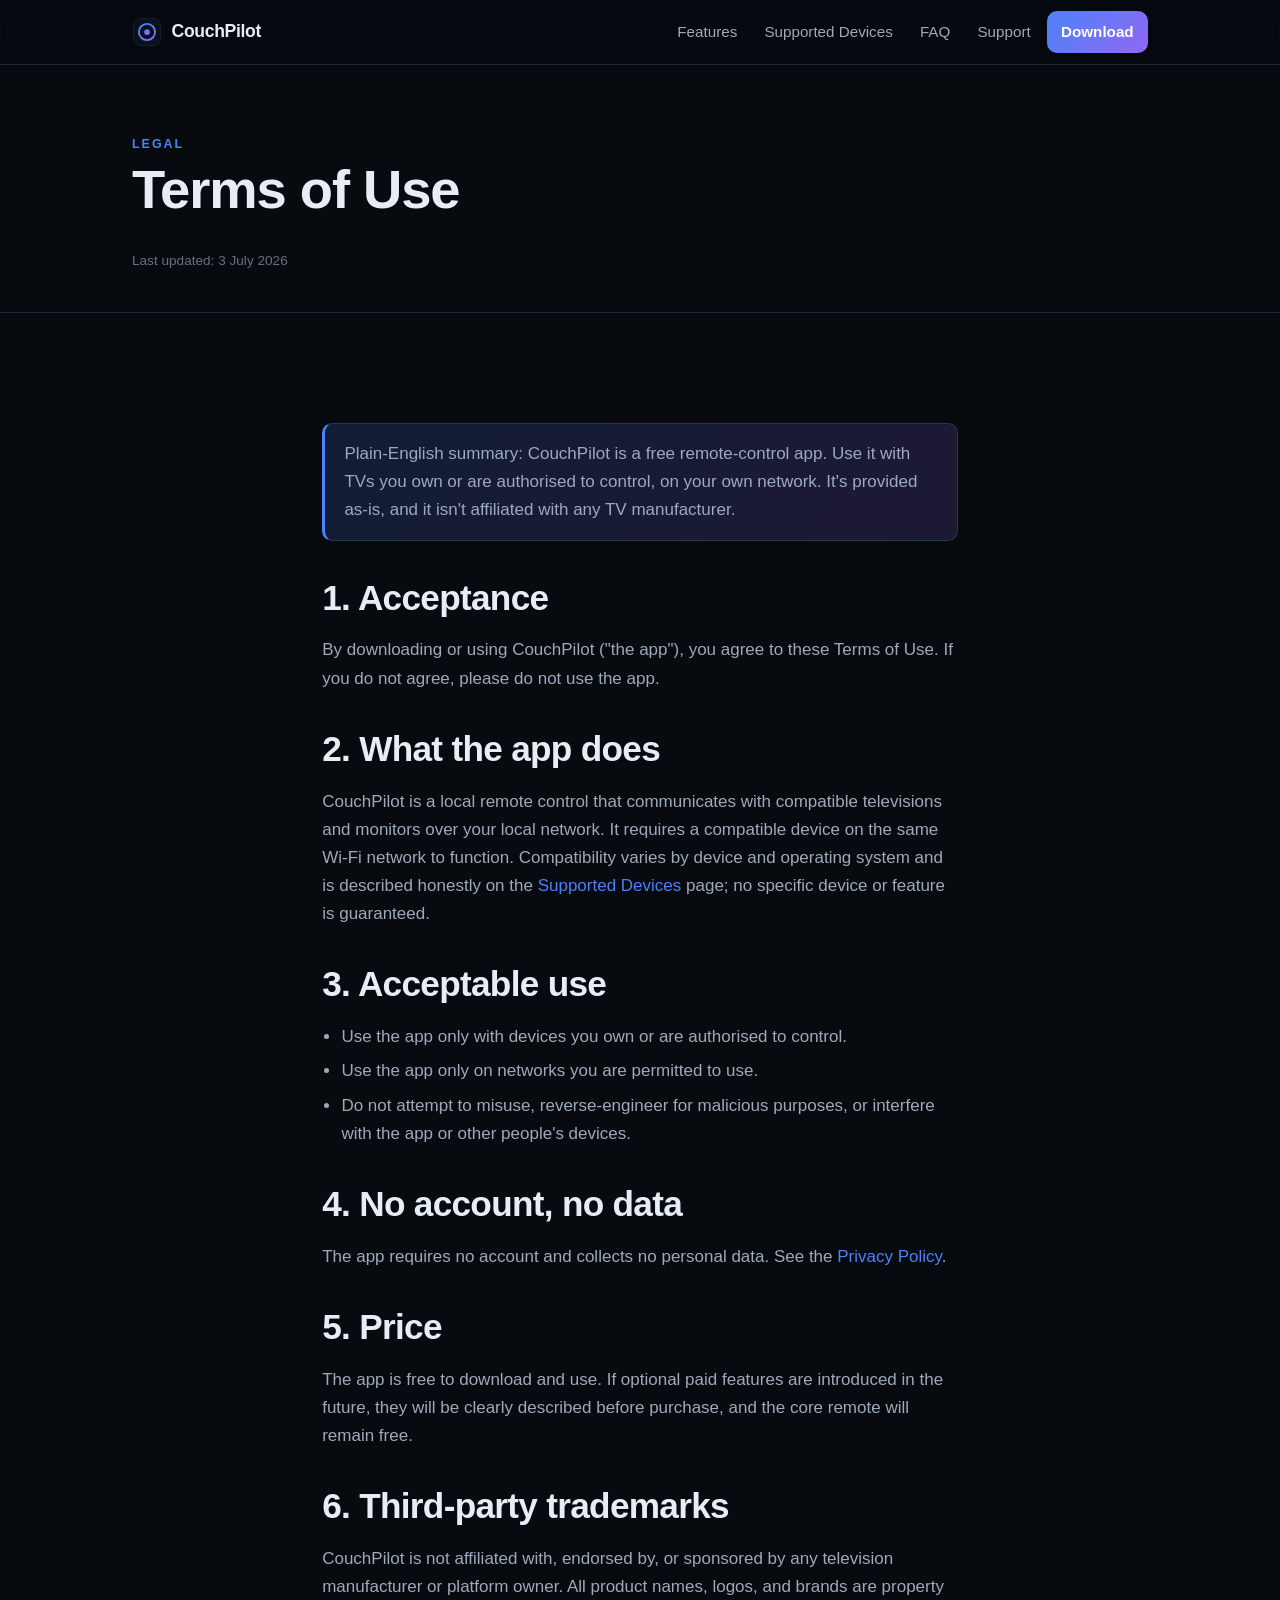
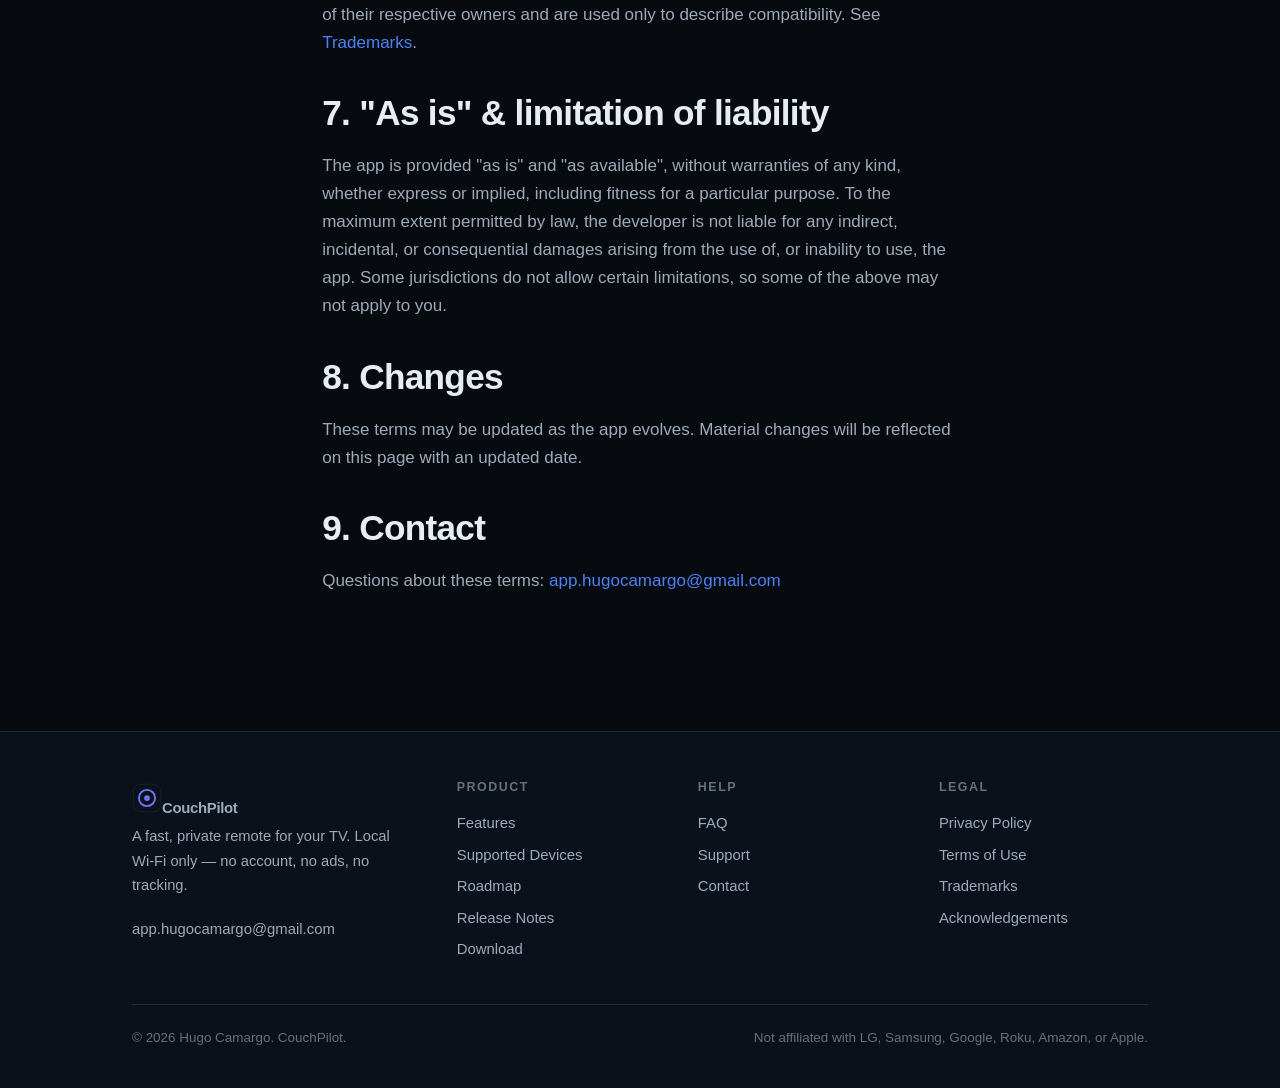
<file: terms.html>
<!doctype html>
<html lang="en">
<head>
<meta charset="utf-8">
<meta name="viewport" content="width=device-width, initial-scale=1">
<title>Terms of Use — CouchPilot</title>
<meta name="description" content="CouchPilot terms of use. A free, local-first TV remote provided as-is, not affiliated with any TV manufacturer.">
<meta name="theme-color" content="#070A0F">
<link rel="canonical" href="https://hugozeminian.github.io/CouchPilot-Pages/terms.html">
<link rel="icon" href="favicon.svg" type="image/svg+xml">
<link rel="manifest" href="site.webmanifest">
<meta property="og:type" content="website">
<meta property="og:title" content="Terms of Use — CouchPilot">
<meta property="og:description" content="A free, local-first TV remote provided as-is.">
<meta property="og:url" content="https://hugozeminian.github.io/CouchPilot-Pages/terms.html">
<meta property="og:image" content="favicon.svg">
<meta name="twitter:card" content="summary">
<link rel="stylesheet" href="assets/css/styles.css">
</head>
<body>
<a class="skip" href="#main">Skip to content</a>
<div id="site-header"></div>

<main id="main">
  <section class="page-head"><div class="wrap">
    <span class="eyebrow">Legal</span>
    <h1>Terms of Use</h1>
    <p class="updated">Last updated: 3 July 2026</p>
  </div></section>

  <section class="section"><div class="wrap prose">
    <div class="callout"><p>Plain-English summary: CouchPilot is a free remote-control app. Use it with TVs you own or are authorised to control, on your own network. It's provided as-is, and it isn't affiliated with any TV manufacturer.</p></div>

    <h2>1. Acceptance</h2>
    <p>By downloading or using CouchPilot ("the app"), you agree to these Terms of Use. If you do not agree, please do not use the app.</p>

    <h2>2. What the app does</h2>
    <p>CouchPilot is a local remote control that communicates with compatible televisions and monitors over your local network. It requires a compatible device on the same Wi-Fi network to function. Compatibility varies by device and operating system and is described honestly on the <a href="supported-devices.html">Supported Devices</a> page; no specific device or feature is guaranteed.</p>

    <h2>3. Acceptable use</h2>
    <ul>
      <li>Use the app only with devices you own or are authorised to control.</li>
      <li>Use the app only on networks you are permitted to use.</li>
      <li>Do not attempt to misuse, reverse-engineer for malicious purposes, or interfere with the app or other people's devices.</li>
    </ul>

    <h2>4. No account, no data</h2>
    <p>The app requires no account and collects no personal data. See the <a href="privacy.html">Privacy Policy</a>.</p>

    <h2>5. Price</h2>
    <p>The app is free to download and use. If optional paid features are introduced in the future, they will be clearly described before purchase, and the core remote will remain free.</p>

    <h2>6. Third-party trademarks</h2>
    <p>CouchPilot is not affiliated with, endorsed by, or sponsored by any television manufacturer or platform owner. All product names, logos, and brands are property of their respective owners and are used only to describe compatibility. See <a href="trademarks.html">Trademarks</a>.</p>

    <h2>7. "As is" &amp; limitation of liability</h2>
    <p>The app is provided "as is" and "as available", without warranties of any kind, whether express or implied, including fitness for a particular purpose. To the maximum extent permitted by law, the developer is not liable for any indirect, incidental, or consequential damages arising from the use of, or inability to use, the app. Some jurisdictions do not allow certain limitations, so some of the above may not apply to you.</p>

    <h2>8. Changes</h2>
    <p>These terms may be updated as the app evolves. Material changes will be reflected on this page with an updated date.</p>

    <h2>9. Contact</h2>
    <p>Questions about these terms: <a href="mailto:app.hugocamargo@gmail.com">app.hugocamargo@gmail.com</a></p>
  </div></section>

  <noscript><nav class="wrap" aria-label="Site" style="padding:1rem 0"><a href="index.html">Home</a> · <a href="privacy.html">Privacy</a> · <a href="support.html">Support</a></nav></noscript>
</main>

<div id="site-footer"></div>
<script src="assets/js/site.js" defer></script>
</body>
</html>
</file>
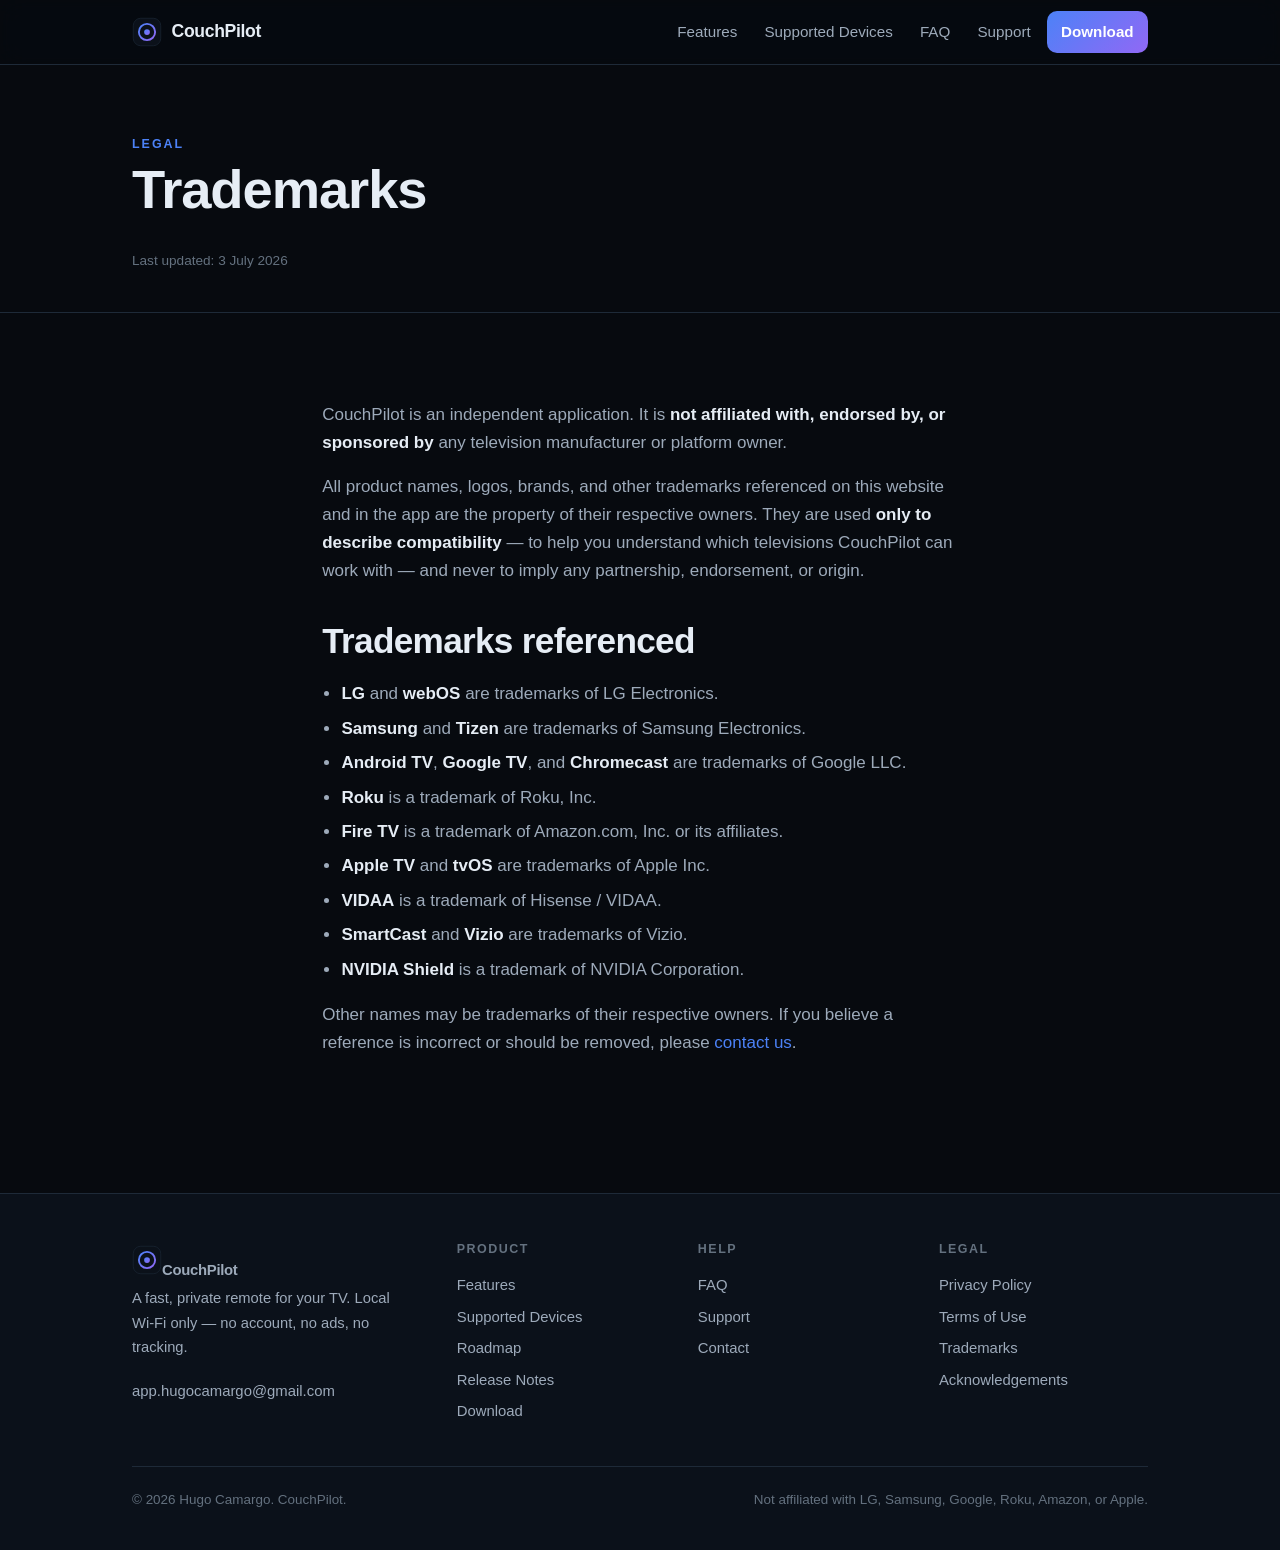
<file: trademarks.html>
<!doctype html>
<html lang="en">
<head>
<meta charset="utf-8">
<meta name="viewport" content="width=device-width, initial-scale=1">
<title>Trademarks — CouchPilot</title>
<meta name="description" content="Trademark notice. CouchPilot is independent and not affiliated with any TV manufacturer. LG, webOS, Samsung, Tizen, Android TV, Google TV, Roku, Fire TV, Apple TV and others are trademarks of their respective owners.">
<meta name="theme-color" content="#070A0F">
<link rel="canonical" href="https://hugozeminian.github.io/CouchPilot-Pages/trademarks.html">
<link rel="icon" href="favicon.svg" type="image/svg+xml">
<link rel="manifest" href="site.webmanifest">
<meta property="og:type" content="website">
<meta property="og:title" content="Trademarks — CouchPilot">
<meta property="og:description" content="CouchPilot is independent and not affiliated with any TV manufacturer.">
<meta property="og:url" content="https://hugozeminian.github.io/CouchPilot-Pages/trademarks.html">
<meta property="og:image" content="favicon.svg">
<meta name="twitter:card" content="summary">
<link rel="stylesheet" href="assets/css/styles.css">
</head>
<body>
<a class="skip" href="#main">Skip to content</a>
<div id="site-header"></div>

<main id="main">
  <section class="page-head"><div class="wrap">
    <span class="eyebrow">Legal</span>
    <h1>Trademarks</h1>
    <p class="updated">Last updated: 3 July 2026</p>
  </div></section>

  <section class="section"><div class="wrap prose">
    <p>CouchPilot is an independent application. It is <strong>not affiliated with, endorsed by, or sponsored by</strong> any television manufacturer or platform owner.</p>
    <p>All product names, logos, brands, and other trademarks referenced on this website and in the app are the property of their respective owners. They are used <strong>only to describe compatibility</strong> — to help you understand which televisions CouchPilot can work with — and never to imply any partnership, endorsement, or origin.</p>

    <h2>Trademarks referenced</h2>
    <ul>
      <li><strong>LG</strong> and <strong>webOS</strong> are trademarks of LG Electronics.</li>
      <li><strong>Samsung</strong> and <strong>Tizen</strong> are trademarks of Samsung Electronics.</li>
      <li><strong>Android TV</strong>, <strong>Google TV</strong>, and <strong>Chromecast</strong> are trademarks of Google LLC.</li>
      <li><strong>Roku</strong> is a trademark of Roku, Inc.</li>
      <li><strong>Fire TV</strong> is a trademark of Amazon.com, Inc. or its affiliates.</li>
      <li><strong>Apple TV</strong> and <strong>tvOS</strong> are trademarks of Apple Inc.</li>
      <li><strong>VIDAA</strong> is a trademark of Hisense / VIDAA.</li>
      <li><strong>SmartCast</strong> and <strong>Vizio</strong> are trademarks of Vizio.</li>
      <li><strong>NVIDIA Shield</strong> is a trademark of NVIDIA Corporation.</li>
    </ul>
    <p>Other names may be trademarks of their respective owners. If you believe a reference is incorrect or should be removed, please <a href="contact.html">contact us</a>.</p>
  </div></section>

  <noscript><nav class="wrap" aria-label="Site" style="padding:1rem 0"><a href="index.html">Home</a> · <a href="privacy.html">Privacy</a> · <a href="terms.html">Terms</a></nav></noscript>
</main>

<div id="site-footer"></div>
<script src="assets/js/site.js" defer></script>
</body>
</html>
</file>
<file: assets/css/styles.css>
/* CouchPilot official website — design system.
   Dark, premium, minimal. Palette mirrors the app (bg #070A0F, blue→violet brand ramp).
   System font stack only (no web fonts = fast + zero external requests/tracking). */

:root {
  --bg: #070A0F;
  --bg-alt: #0B111A;
  --surface: #101823;
  --surface-hi: #16202D;
  --elevated: #19232F;
  --border: #1E2A38;
  --border-hi: #27384a;
  --text: #E6EDF5;
  --text-muted: #9DAABA;
  --text-faint: #64717F;
  --primary: #4C82F7;
  --primary-dim: #2E5BB8;
  --violet: #9168F5;
  --success: #34D27B;
  --warning: #E0B040;
  --brand: linear-gradient(135deg, #4C82F7 0%, #9168F5 100%);
  --brand-soft: linear-gradient(135deg, rgba(76,130,247,.16), rgba(145,104,245,.16));
  --radius: 14px;
  --radius-sm: 10px;
  --radius-lg: 22px;
  --maxw: 1080px;
  --gap: clamp(1rem, 3vw, 2rem);
  --shadow: 0 10px 40px -12px rgba(0,0,0,.7);
  --ring: 0 0 0 3px rgba(76,130,247,.45);
  --font: -apple-system, BlinkMacSystemFont, "Segoe UI", Roboto, Helvetica, Arial, "Apple Color Emoji", sans-serif;
}

* { box-sizing: border-box; }
html { scroll-behavior: smooth; -webkit-text-size-adjust: 100%; }
@media (prefers-reduced-motion: reduce) { html { scroll-behavior: auto; } * { animation: none !important; transition: none !important; } }

body {
  margin: 0;
  font-family: var(--font);
  background: var(--bg);
  color: var(--text);
  line-height: 1.65;
  font-size: 17px;
  -webkit-font-smoothing: antialiased;
  overflow-x: hidden;
}

a { color: var(--primary); text-decoration: none; }
a:hover { text-decoration: underline; }
img { max-width: 100%; }
h1, h2, h3, h4 { line-height: 1.2; letter-spacing: -0.02em; margin: 0 0 .5em; font-weight: 700; }
h1 { font-size: clamp(2.1rem, 6vw, 3.4rem); }
h2 { font-size: clamp(1.6rem, 4vw, 2.2rem); }
h3 { font-size: 1.25rem; }
p { margin: 0 0 1rem; color: var(--text-muted); }
strong { color: var(--text); }
:focus-visible { outline: none; box-shadow: var(--ring); border-radius: 6px; }

.wrap { width: 100%; max-width: var(--maxw); margin: 0 auto; padding: 0 var(--gap); }
.section { padding: clamp(3rem, 8vw, 5.5rem) 0; }
.section-alt { background: var(--bg-alt); border-top: 1px solid var(--border); border-bottom: 1px solid var(--border); }
.center { text-align: center; }
.muted { color: var(--text-muted); }
.eyebrow { text-transform: uppercase; letter-spacing: .16em; font-size: .78rem; font-weight: 700; color: var(--primary); margin-bottom: .8rem; }
.lead { font-size: clamp(1.05rem, 2.4vw, 1.3rem); color: var(--text-muted); max-width: 46ch; }
.center .lead { margin-inline: auto; }

/* Skip link */
.skip { position: absolute; left: -999px; top: 0; background: var(--primary); color: #fff; padding: .6rem 1rem; border-radius: 0 0 8px 0; z-index: 100; }
.skip:focus { left: 0; }

/* Header (injected by site.js) */
.site-header { position: sticky; top: 0; z-index: 50; background: rgba(7,10,15,.82); backdrop-filter: saturate(160%) blur(12px); border-bottom: 1px solid var(--border); }
.site-header .wrap { display: flex; align-items: center; justify-content: space-between; height: 64px; }
.brand { display: inline-flex; align-items: center; gap: .6rem; font-weight: 800; letter-spacing: -.02em; color: var(--text); font-size: 1.1rem; }
.brand:hover { text-decoration: none; }
.brand svg { width: 30px; height: 30px; }
.nav { display: flex; align-items: center; gap: .3rem; }
.nav a { color: var(--text-muted); font-size: .95rem; font-weight: 500; padding: .5rem .7rem; border-radius: 8px; }
.nav a:hover { color: var(--text); background: var(--surface); text-decoration: none; }
.nav a[aria-current="page"] { color: var(--text); background: var(--surface-hi); }
.nav-toggle { display: none; background: var(--surface); border: 1px solid var(--border); color: var(--text); width: 42px; height: 42px; border-radius: 10px; cursor: pointer; font-size: 1.2rem; align-items: center; justify-content: center; }

@media (max-width: 860px) {
  .nav-toggle { display: inline-flex; }
  .nav { position: fixed; inset: 64px 0 auto 0; flex-direction: column; align-items: stretch; gap: 0; background: var(--bg-alt); border-bottom: 1px solid var(--border); padding: .5rem var(--gap) 1rem; transform: translateY(-140%); transition: transform .25s ease; }
  .nav.open { transform: translateY(0); }
  .nav a { padding: .8rem .6rem; border-radius: 8px; }
}

/* Buttons */
.btn { display: inline-flex; align-items: center; gap: .5rem; font-weight: 600; font-size: 1rem; padding: .8rem 1.4rem; border-radius: 12px; border: 1px solid transparent; cursor: pointer; transition: transform .15s ease, box-shadow .2s ease; }
.btn:hover { text-decoration: none; transform: translateY(-1px); }
.btn-primary { background: var(--brand); color: #fff; box-shadow: 0 8px 24px -8px rgba(76,130,247,.6); }
.btn-ghost { background: var(--surface); color: var(--text); border-color: var(--border-hi); }
.btn-row { display: flex; flex-wrap: wrap; gap: .8rem; }
.center .btn-row { justify-content: center; }

/* Hero */
.hero { position: relative; padding: clamp(3.5rem, 10vw, 7rem) 0 clamp(3rem, 8vw, 5rem); text-align: center; overflow: hidden; }
.hero::before { content: ""; position: absolute; inset: -20% 0 auto 50%; transform: translateX(-50%); width: min(760px, 90vw); height: 420px; background: radial-gradient(closest-side, rgba(76,130,247,.22), rgba(145,104,245,.10), transparent 70%); filter: blur(6px); z-index: 0; pointer-events: none; }
.hero .wrap { position: relative; z-index: 1; }
.hero h1 { max-width: 16ch; margin-inline: auto; }
.hero .lead { margin-top: 1rem; }
.pill { display: inline-flex; align-items: center; gap: .5rem; font-size: .82rem; font-weight: 600; color: var(--text-muted); background: var(--surface); border: 1px solid var(--border); padding: .35rem .8rem; border-radius: 999px; margin-bottom: 1.4rem; }
.dot { width: 8px; height: 8px; border-radius: 50%; background: var(--success); box-shadow: 0 0 10px var(--success); }

/* Cards / grids */
.grid { display: grid; gap: 1rem; grid-template-columns: repeat(auto-fit, minmax(240px, 1fr)); }
.grid-2 { display: grid; gap: 1rem; grid-template-columns: repeat(auto-fit, minmax(300px, 1fr)); }
.card { background: var(--surface); border: 1px solid var(--border); border-radius: var(--radius); padding: 1.4rem; }
.card h3 { margin-bottom: .35rem; }
.card p { margin: 0; font-size: .96rem; }
.card .ic { width: 40px; height: 40px; border-radius: 10px; background: var(--brand-soft); border: 1px solid var(--border-hi); display: grid; place-items: center; margin-bottom: .9rem; font-size: 1.2rem; }

/* Status badges */
.badge { display: inline-flex; align-items: center; gap: .4rem; font-size: .74rem; font-weight: 700; letter-spacing: .02em; padding: .25rem .6rem; border-radius: 999px; border: 1px solid var(--border-hi); color: var(--text-muted); text-transform: uppercase; }
.badge::before { content: ""; width: 7px; height: 7px; border-radius: 50%; background: currentColor; }
.badge-supported { color: var(--success); border-color: rgba(52,210,123,.35); }
.badge-experimental { color: var(--warning); border-color: rgba(224,176,64,.35); }
.badge-planned { color: var(--primary); border-color: rgba(76,130,247,.35); }
.badge-review { color: #b98bff; border-color: rgba(145,104,245,.35); }
.badge-no { color: var(--text-faint); }

/* Compatibility list */
.compat { display: grid; gap: .8rem; }
.compat-row { display: flex; flex-wrap: wrap; align-items: center; gap: .8rem 1rem; background: var(--surface); border: 1px solid var(--border); border-radius: var(--radius); padding: 1rem 1.2rem; }
.compat-row .os { font-weight: 700; color: var(--text); min-width: 190px; }
.compat-row .desc { color: var(--text-muted); font-size: .95rem; flex: 1 1 300px; }

/* FAQ / disclosure */
details.faq { background: var(--surface); border: 1px solid var(--border); border-radius: var(--radius-sm); margin-bottom: .7rem; overflow: hidden; }
details.faq > summary { cursor: pointer; padding: 1rem 1.2rem; font-weight: 600; color: var(--text); list-style: none; display: flex; justify-content: space-between; gap: 1rem; }
details.faq > summary::-webkit-details-marker { display: none; }
details.faq > summary::after { content: "+"; color: var(--primary); font-weight: 700; font-size: 1.3rem; line-height: 1; }
details.faq[open] > summary::after { content: "–"; }
details.faq > div { padding: 0 1.2rem 1.1rem; color: var(--text-muted); }
details.faq > div p:last-child { margin-bottom: 0; }

/* Prose (legal/support pages) */
.prose { max-width: 74ch; }
.prose h2 { margin-top: 2.2rem; }
.prose h3 { margin-top: 1.6rem; color: var(--text); }
.prose ul { padding-left: 1.2rem; }
.prose li { color: var(--text-muted); margin: .4rem 0; }
.prose code { background: var(--surface-hi); border: 1px solid var(--border); border-radius: 6px; padding: .1rem .4rem; font-size: .9em; }
.callout { background: var(--brand-soft); border: 1px solid var(--border-hi); border-left: 3px solid var(--primary); border-radius: var(--radius-sm); padding: 1rem 1.2rem; margin: 1.4rem 0; }
.callout p:last-child { margin-bottom: 0; }
.updated { font-size: .85rem; color: var(--text-faint); }

/* Timeline (releases/roadmap) */
.timeline { display: grid; gap: 1rem; }
.tl-item { background: var(--surface); border: 1px solid var(--border); border-radius: var(--radius); padding: 1.2rem 1.4rem; }
.tl-item h3 { display: flex; align-items: center; gap: .7rem; flex-wrap: wrap; margin-bottom: .5rem; }
.tl-item .ver { font-size: .8rem; font-weight: 700; color: var(--primary); background: var(--surface-hi); border: 1px solid var(--border); padding: .15rem .55rem; border-radius: 6px; }
.tl-item ul { margin: 0; padding-left: 1.1rem; }

/* Page header block */
.page-head { padding: clamp(2.6rem, 7vw, 4rem) 0 1.5rem; border-bottom: 1px solid var(--border); }

/* Footer */
.site-footer { border-top: 1px solid var(--border); background: var(--bg-alt); padding: 3rem 0 2.4rem; margin-top: 2rem; }
.foot-grid { display: grid; gap: 2rem; grid-template-columns: 1.4fr repeat(3, 1fr); }
.foot-grid h4 { font-size: .78rem; text-transform: uppercase; letter-spacing: .12em; color: var(--text-faint); margin: 0 0 .8rem; }
.foot-grid a { display: block; color: var(--text-muted); font-size: .93rem; padding: .22rem 0; }
.foot-grid a:hover { color: var(--text); }
.foot-brand p { font-size: .92rem; max-width: 34ch; }
.foot-bottom { margin-top: 2.4rem; padding-top: 1.4rem; border-top: 1px solid var(--border); font-size: .84rem; color: var(--text-faint); display: flex; flex-wrap: wrap; gap: .6rem 1.4rem; justify-content: space-between; }
@media (max-width: 720px) { .foot-grid { grid-template-columns: 1fr 1fr; } .foot-brand { grid-column: 1 / -1; } }

/* Utility */
.stack > * + * { margin-top: 1rem; }
.mt-2 { margin-top: 1.4rem; }
.hide { display: none; }

/* ===== Task 72 additions: hero v2, phone mockup, trust strip, comparison band ===== */

.hero-split { text-align: left; }
.hero-grid { display: grid; gap: clamp(2rem, 5vw, 4rem); grid-template-columns: 1.15fr .85fr; align-items: center; }
.hero-copy h1 { margin-inline: 0; max-width: 14ch; }
.hero-qualifier { margin-top: 1.2rem; font-size: .88rem; color: var(--text-faint); }
.hero-qualifier a { color: var(--text-muted); }
@media (max-width: 860px) {
  .hero-grid { grid-template-columns: 1fr; }
  .hero-copy { text-align: center; }
  .hero-copy h1 { margin-inline: auto; }
  .hero-copy .lead { margin-inline: auto; }
  .hero-copy .btn-row { justify-content: center; }
  .hero-visual { margin-top: .5rem; }
}

/* Phone mockup — a faithful, obviously-stylized rendering of the app's remote face. */
.hero-visual { display: grid; justify-items: center; gap: 1.2rem; }
.phone {
  width: min(250px, 68vw); aspect-ratio: 9 / 18.5;
  background: #0B0F16; border: 1px solid var(--border-hi); border-radius: 38px;
  padding: 14px 12px; position: relative;
  box-shadow: var(--shadow), 0 0 80px -20px rgba(76,130,247,.35);
  transform: rotate(2.5deg);
}
@media (max-width: 860px) { .phone { transform: none; } }
.phone-notch { width: 34%; height: 9px; background: #05070B; border-radius: 6px; margin: 2px auto 10px; }
.phone-screen { background: var(--bg); border-radius: 26px; height: calc(100% - 24px); border: 1px solid var(--border); padding: 12px 10px; display: flex; flex-direction: column; align-items: center; gap: 12px; }
.mock-pill { display: inline-flex; align-items: center; gap: 6px; font-size: .58rem; font-weight: 600; color: var(--text-muted); background: var(--surface); border: 1px solid var(--border); border-radius: 999px; padding: 4px 10px; }
.mock-dot { width: 6px; height: 6px; border-radius: 50%; background: var(--success); box-shadow: 0 0 6px var(--success); }
.mock-ring {
  width: 62%; aspect-ratio: 1; border-radius: 50%; margin-top: 6px;
  border: 4px solid transparent;
  background: linear-gradient(var(--bg), var(--bg)) padding-box, var(--brand) border-box;
  display: grid; place-items: center;
  box-shadow: 0 0 34px -8px rgba(145,104,245,.45);
}
.mock-ok { width: 34%; aspect-ratio: 1; border-radius: 50%; background: var(--brand); box-shadow: 0 0 18px rgba(76,130,247,.6); }
.mock-row { display: flex; gap: 8px; width: 100%; justify-content: center; }
.mock-btn { flex: 0 0 26%; text-align: center; background: var(--surface); border: 1px solid var(--border); color: var(--text); border-radius: 12px; padding: 9px 0; font-weight: 700; font-size: .85rem; }
.mock-mute { color: var(--text-muted); }
.mock-row-labels { margin-top: auto; padding-bottom: 4px; }
.mock-chip { flex: 0 0 26%; text-align: center; background: var(--surface-hi); border: 1px solid var(--border); color: var(--text-muted); border-radius: 999px; padding: 6px 0; font-size: .6rem; font-weight: 600; }

.hero-link { display: flex; align-items: center; gap: .7rem; font-size: .8rem; color: var(--text-faint); }
.hl-node { background: var(--surface); border: 1px solid var(--border-hi); border-radius: 8px; padding: .25rem .7rem; color: var(--text-muted); font-weight: 600; }
.hl-wave { letter-spacing: .05em; color: var(--primary); font-weight: 600; }

/* Trust strip */
.trust-strip { border-block: 1px solid var(--border); background: var(--bg-alt); padding: 1.1rem 0; }
.trust-grid { display: grid; grid-template-columns: repeat(4, 1fr); gap: .8rem; text-align: center; }
.trust-item { color: var(--text-muted); font-size: .9rem; }
.trust-item strong { display: block; font-size: 1.35rem; color: var(--text); background: var(--brand); -webkit-background-clip: text; background-clip: text; -webkit-text-fill-color: transparent; }
@media (max-width: 640px) { .trust-grid { grid-template-columns: repeat(2, 1fr); row-gap: 1.1rem; } }

/* Comparison band */
.compare-band { background: linear-gradient(180deg, rgba(76,130,247,.06), rgba(145,104,245,.05)); border-block: 1px solid var(--border); }
.compare-list { display: grid; gap: .55rem; }
.compare-row { display: grid; grid-template-columns: 1fr 1fr; gap: .8rem; background: var(--surface); border: 1px solid var(--border); border-radius: var(--radius-sm); padding: .75rem 1rem; font-size: .92rem; align-items: center; }
.cmp-them { color: var(--text-faint); text-decoration: line-through; text-decoration-color: rgba(224,110,110,.6); text-decoration-thickness: 1.5px; }
.cmp-us { color: var(--text); font-weight: 600; }
.cmp-us::before { content: "✓ "; color: var(--success); }

/* Nav download button */
.nav .nav-cta { background: var(--brand); color: #fff !important; font-weight: 600; border-radius: 10px; padding: .5rem .9rem; }
.nav .nav-cta:hover { background: var(--brand); filter: brightness(1.1); text-decoration: none; }
@media (max-width: 860px) { .nav .nav-cta { text-align: center; margin-top: .4rem; } }
</file>
